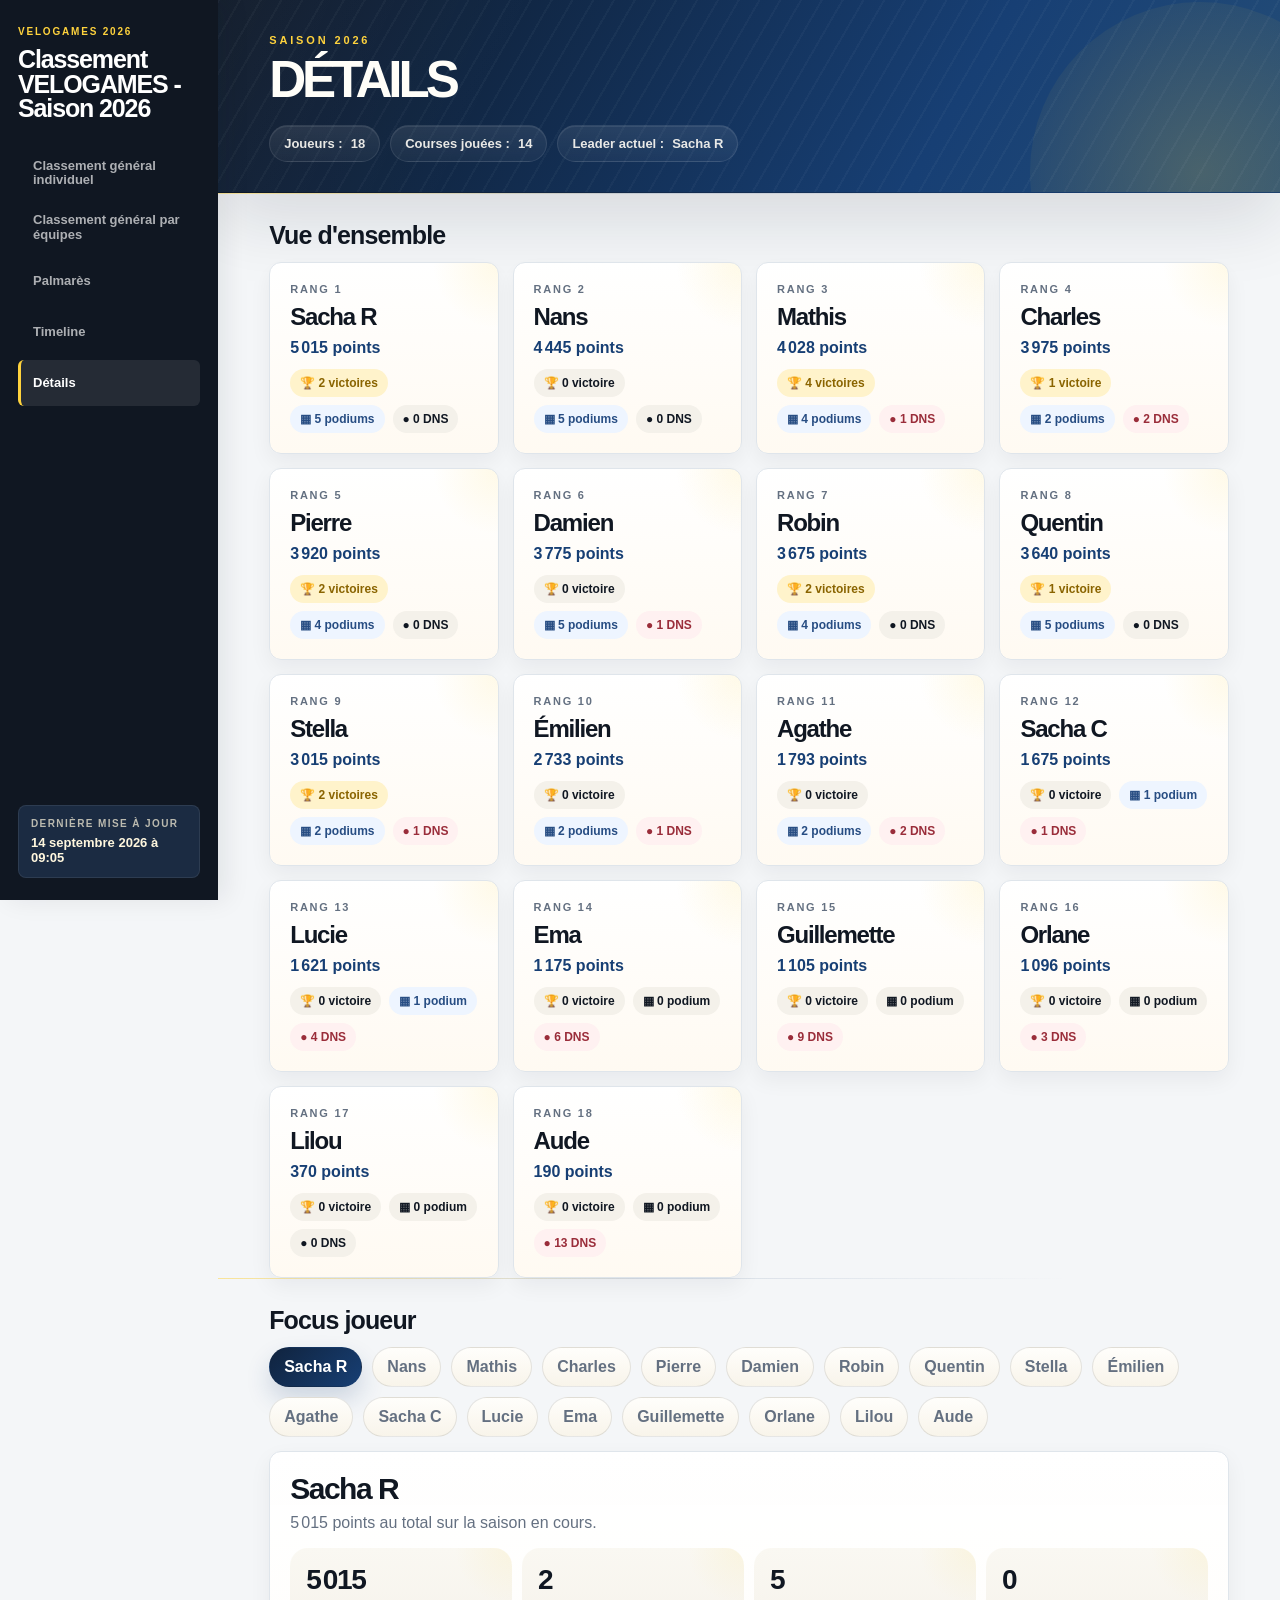
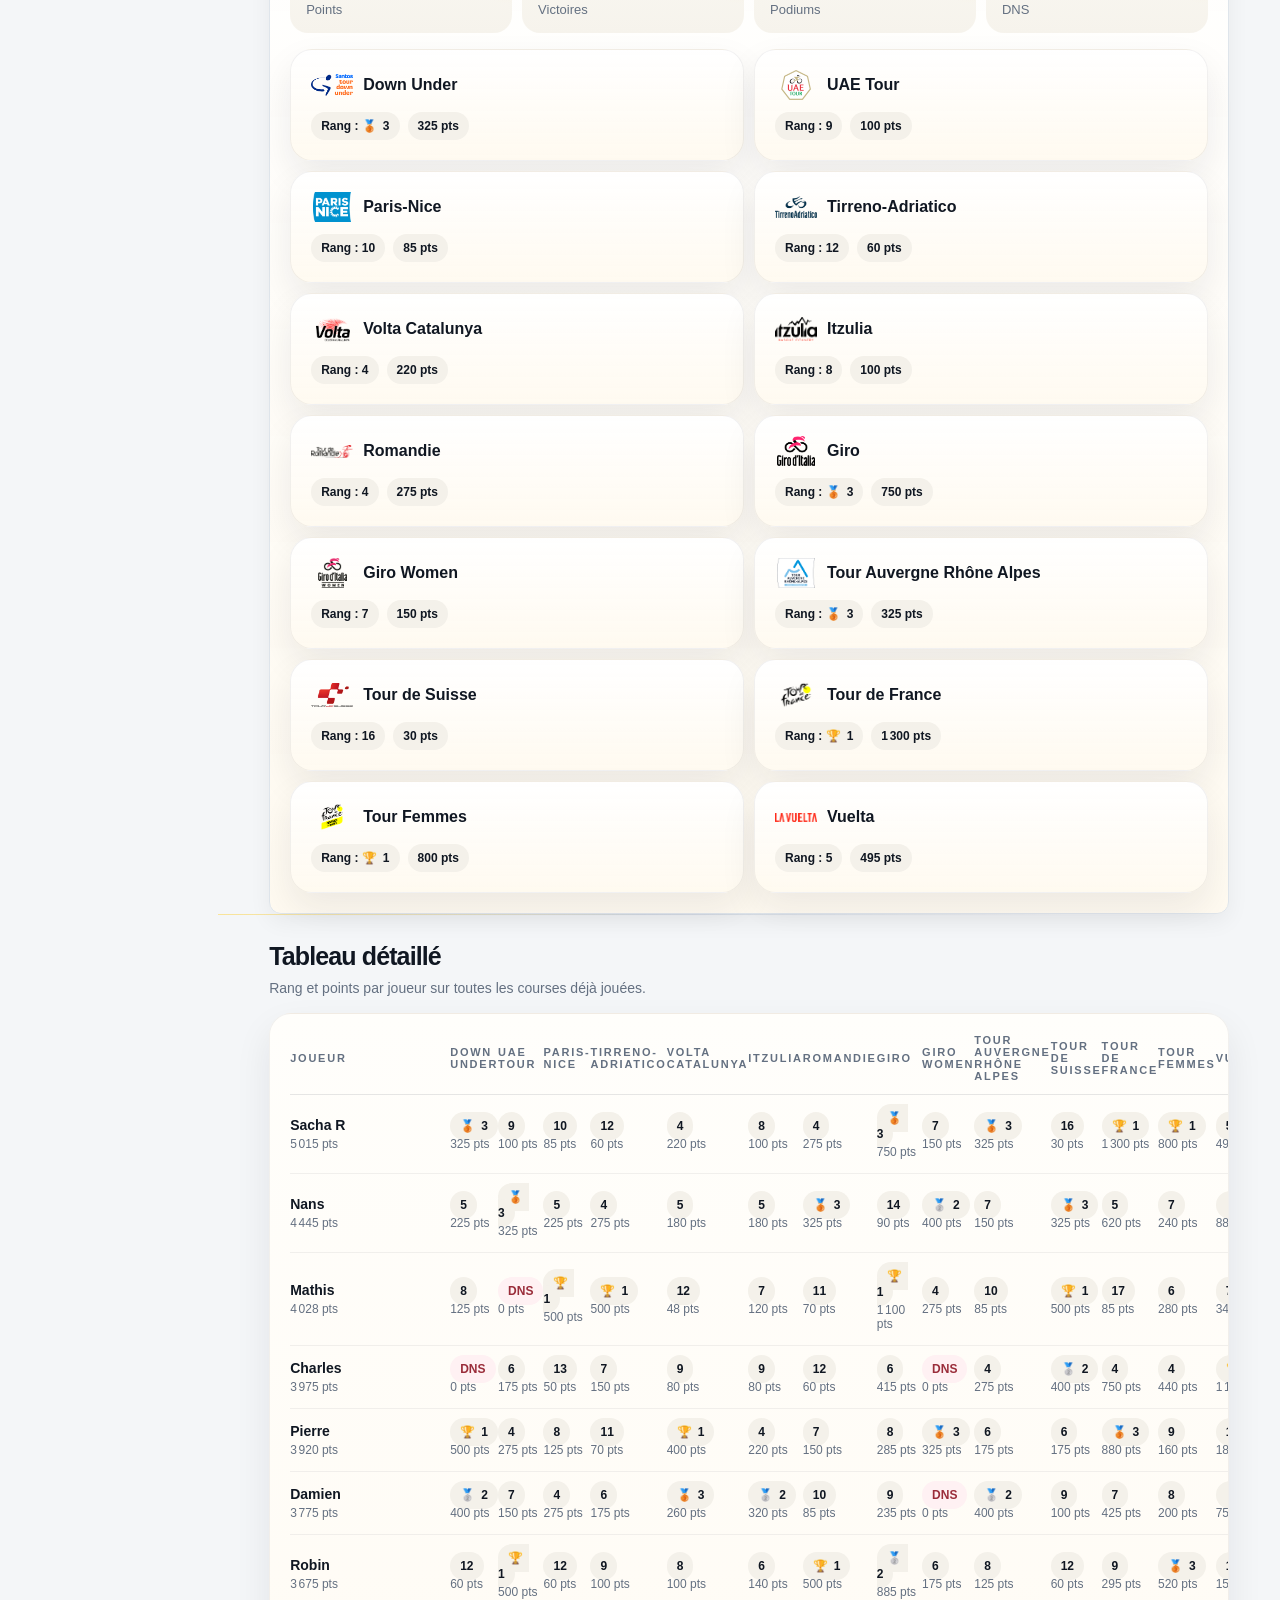
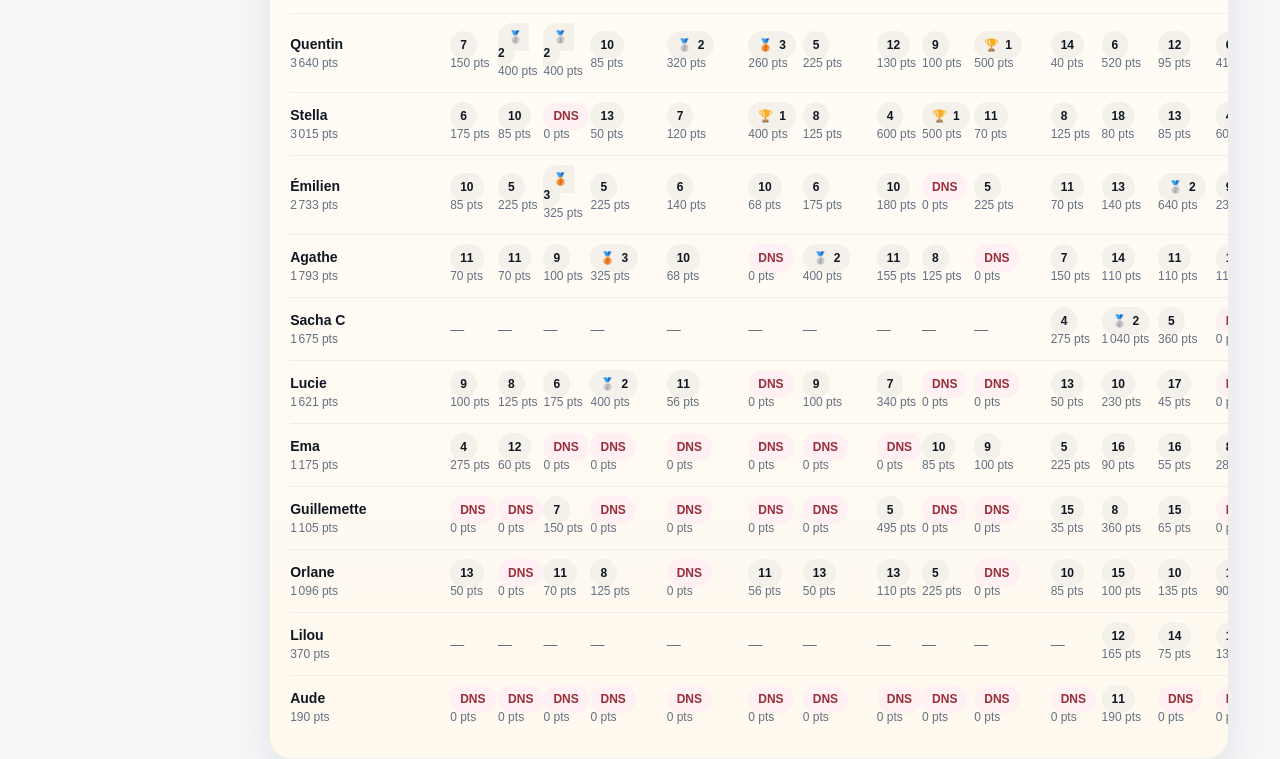
<file: details.html>
<!DOCTYPE html>
<html lang="fr">
<head>
  <meta charset="UTF-8">
  <meta name="viewport" content="width=device-width, initial-scale=1.0">
  <title>Détails - Classement VELOGAMES - Saison 2026</title>
  <link rel="stylesheet" href="./assets/css/styles.css?v=20260809h">
  <script src="./assets/data/velogames-data.js?v=20260809d" defer></script>
  <script src="./assets/js/app.js?v=20260809d" defer></script>
</head>
<body>
  <div class="site-shell">
    <header class="topbar">
      <div class="brand">
        <div class="brand-kicker">Velogames 2026</div>
        <h1 class="brand-title" data-site-title>Classement VELOGAMES - Saison 2026</h1>
      </div>
      <nav class="nav-links" aria-label="Navigation principale">
        <a class="nav-link" href="./index.html">Classement général individuel</a>
        <a class="nav-link" href="./teams.html">Classement général par équipes</a>
        <a class="nav-link" href="./palmares.html">Palmarès</a>
        <a class="nav-link" href="./timeline.html">Timeline</a>
        <a class="nav-link is-active" href="./details.html">Détails</a>
      </nav>
      <div class="meta-pill">
        <span class="meta-label">Dernière mise à jour</span>
        <span class="meta-value" data-last-updated>Chargement...</span>
      </div>
    </header>

    <main>
      <section class="hero">
        <div class="hero-grid">
          <div class="hero-copy">
            <div class="hero-kicker">Saison 2026</div>
            <h2>DÉTAILS</h2>
            <div class="hero-badges">
              <span class="badge">Joueurs : <strong data-details-player-count>0</strong></span>
              <span class="badge">Courses jouées : <strong data-details-played-courses>0</strong></span>
              <span class="badge">Leader actuel : <strong data-details-leader>Chargement...</strong></span>
            </div>
          </div>
        </div>
      </section>

      <section class="section">
        <div class="section-header">
          <div>
            <h2 class="section-title">Vue d'ensemble</h2>
          </div>
        </div>
        <div class="details-player-grid" data-details-player-cards></div>
      </section>

      <section class="section">
        <div class="section-header">
          <div>
            <h2 class="section-title">Focus joueur</h2>
          </div>
        </div>
        <div class="details-controls" data-player-chips></div>
        <div class="player-focus">
          <div class="player-focus-header">
            <div>
              <h3 class="player-focus-name" data-focus-name>Chargement...</h3>
              <p class="player-focus-sub" data-focus-sub></p>
            </div>
          </div>
          <div class="player-focus-kpis">
            <div class="player-focus-kpi">
              <strong data-focus-total>0</strong>
              <span>Points</span>
            </div>
            <div class="player-focus-kpi">
              <strong data-focus-wins>0</strong>
              <span>Victoires</span>
            </div>
            <div class="player-focus-kpi">
              <strong data-focus-podiums>0</strong>
              <span>Podiums</span>
            </div>
            <div class="player-focus-kpi">
              <strong data-focus-dns>0</strong>
              <span>DNS</span>
            </div>
          </div>
          <div class="details-results-grid" data-focus-results></div>
        </div>
      </section>

      <section class="section">
        <div class="section-header">
          <div>
            <h2 class="section-title">Tableau détaillé</h2>
            <p class="section-copy">Rang et points par joueur sur toutes les courses déjà jouées.</p>
          </div>
        </div>
        <div class="details-table-shell">
          <table class="details-table">
            <thead data-details-table-head></thead>
            <tbody data-details-table-body></tbody>
          </table>
        </div>
        <p class="section-copy" data-page-error hidden></p>
      </section>
    </main>
  </div>
  <button class="back-to-top" type="button" aria-label="Revenir en haut de page" data-back-to-top>↑</button>
</body>
</html>
</file>
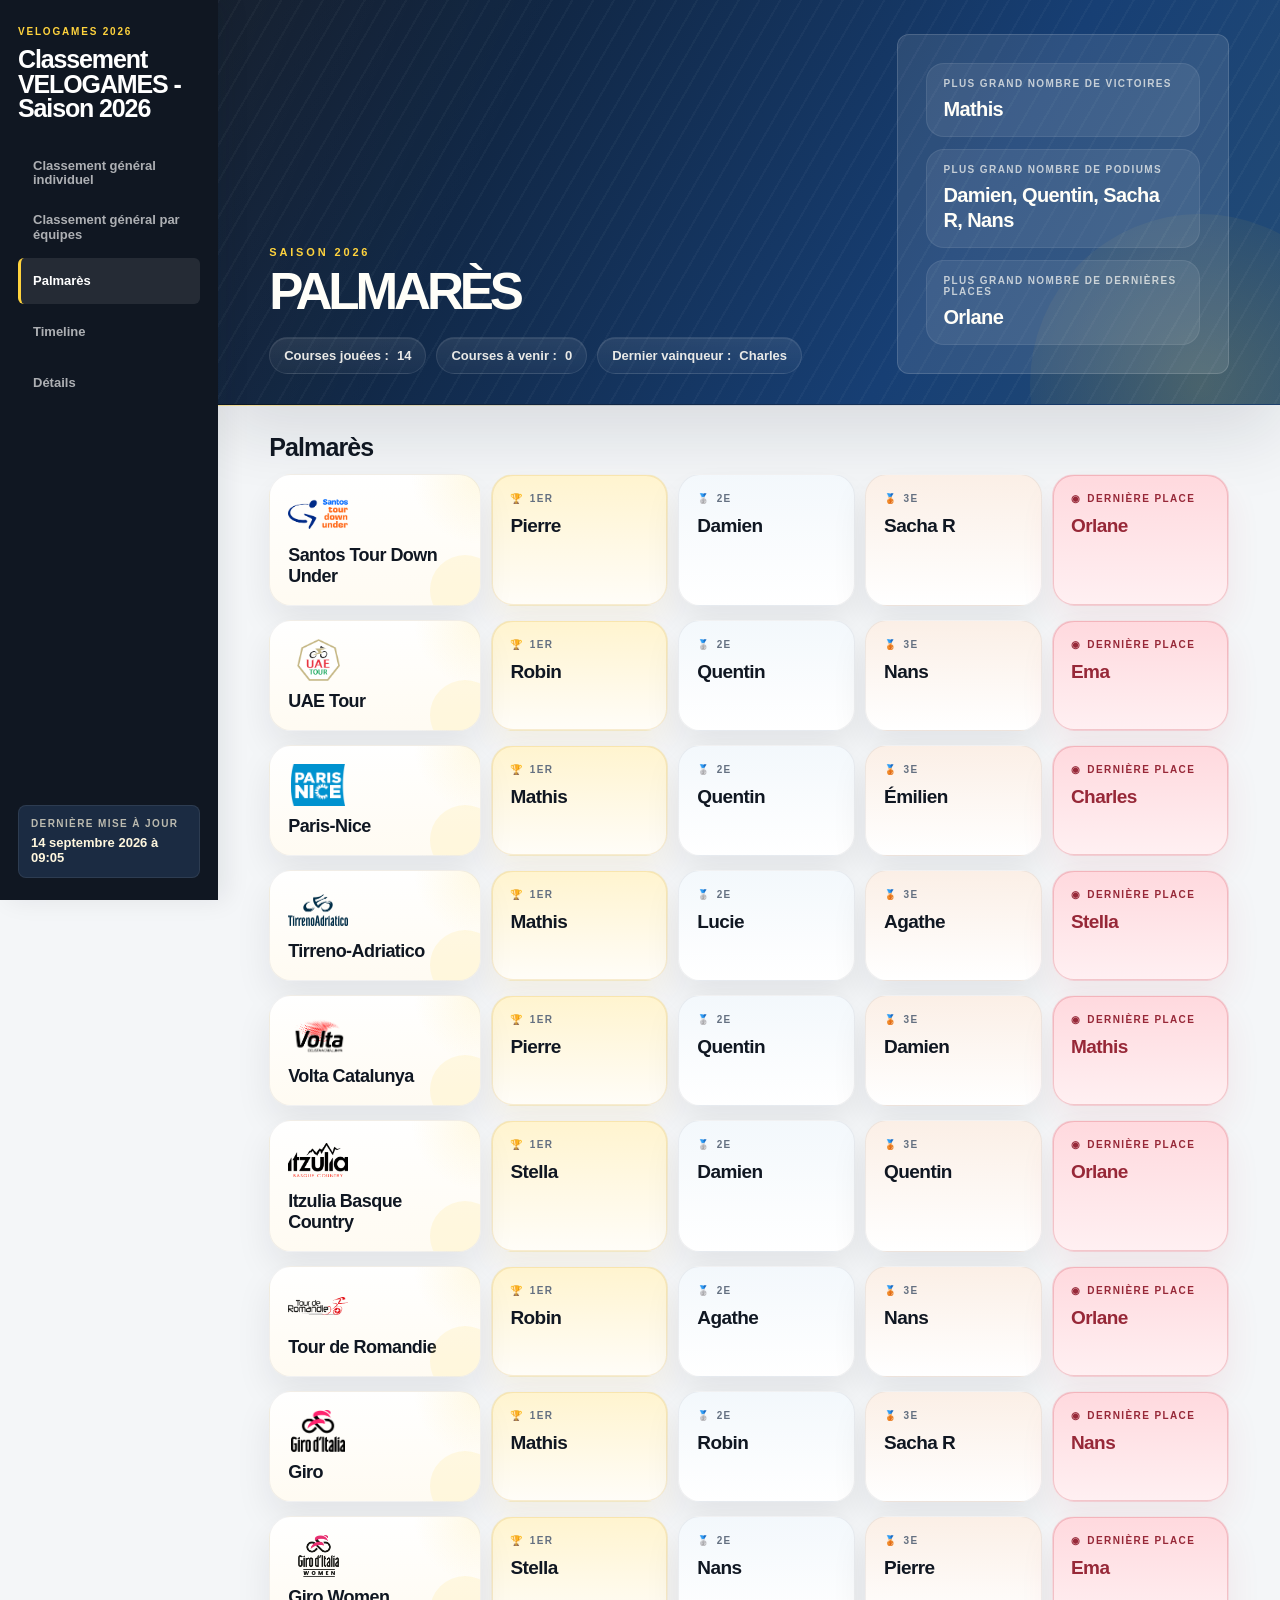
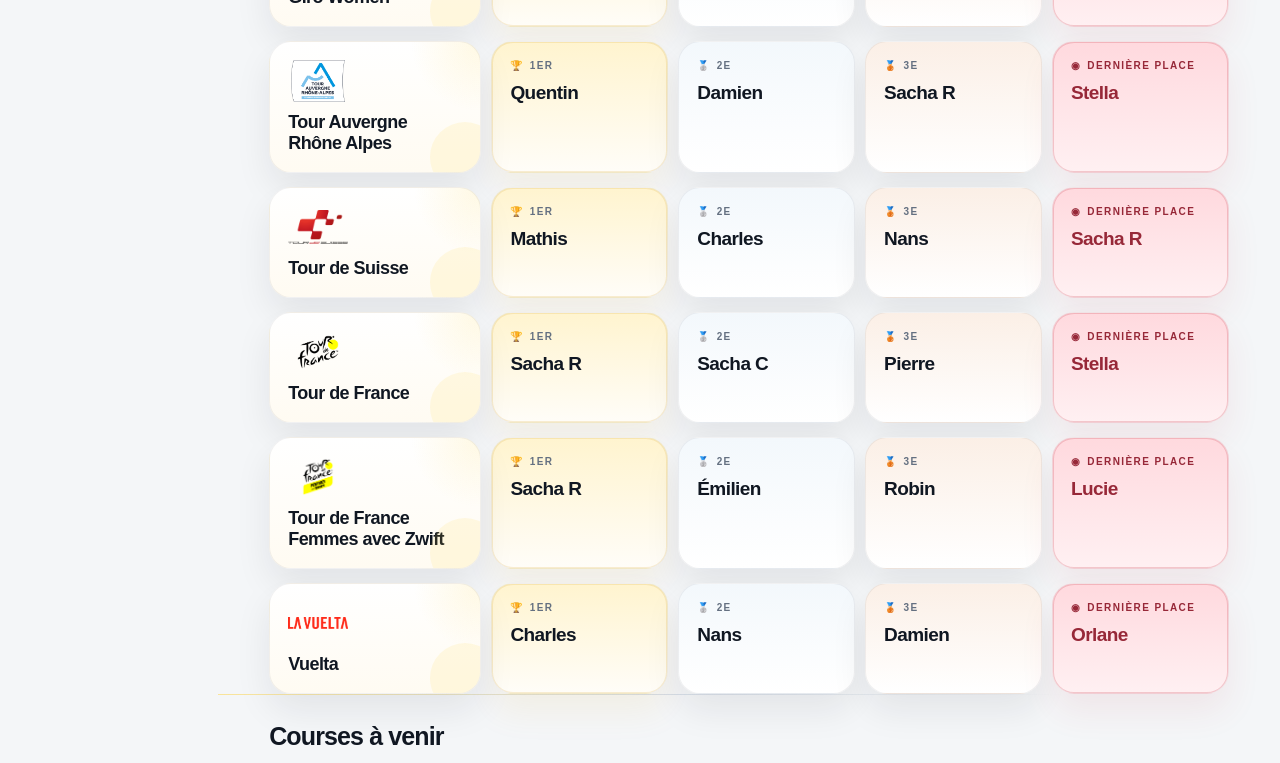
<file: palmares.html>
<!DOCTYPE html>
<html lang="fr">
<head>
  <meta charset="UTF-8">
  <meta name="viewport" content="width=device-width, initial-scale=1.0">
  <title>Palmarès - Classement VELOGAMES - Saison 2026</title>
  <link rel="stylesheet" href="./assets/css/styles.css?v=20260809h">
  <script src="./assets/data/velogames-data.js?v=20260809d" defer></script>
  <script src="./assets/js/app.js?v=20260809d" defer></script>
</head>
<body>
  <div class="site-shell">
    <header class="topbar">
      <div class="brand">
        <div class="brand-kicker">Velogames 2026</div>
        <h1 class="brand-title" data-site-title>Classement VELOGAMES - Saison 2026</h1>
      </div>
      <nav class="nav-links" aria-label="Navigation principale">
        <a class="nav-link" href="./index.html">Classement général individuel</a>
        <a class="nav-link" href="./teams.html">Classement général par équipes</a>
        <a class="nav-link is-active" href="./palmares.html">Palmarès</a>
        <a class="nav-link" href="./timeline.html">Timeline</a>
        <a class="nav-link" href="./details.html">Détails</a>
      </nav>
      <div class="meta-pill">
        <span class="meta-label">Dernière mise à jour</span>
        <span class="meta-value" data-last-updated>Chargement...</span>
      </div>
    </header>

    <main>
      <section class="hero">
        <div class="hero-grid">
          <div class="hero-copy">
            <div class="hero-kicker">Saison 2026</div>
            <h2>PALMARÈS</h2>
            <div class="hero-badges">
              <span class="badge">Courses jouées : <strong data-palmares-count>0</strong></span>
              <span class="badge">Courses à venir : <strong data-upcoming-count>0</strong></span>
              <span class="badge">Dernier vainqueur : <strong data-last-winner>Chargement...</strong></span>
            </div>
          </div>
          <aside class="hero-callout">
            <div class="palmares-stats">
              <div class="palmares-stat">
                <small>Plus grand nombre de victoires</small>
                <strong data-palmares-most-wins>Chargement...</strong>
              </div>
              <div class="palmares-stat">
                <small>Plus grand nombre de podiums</small>
                <strong data-palmares-most-podiums>Chargement...</strong>
              </div>
              <div class="palmares-stat">
                <small>Plus grand nombre de dernières places</small>
                <strong data-palmares-most-lasts>Chargement...</strong>
              </div>
            </div>
          </aside>
        </div>
      </section>

      <section class="section">
        <div class="section-header">
          <div>
            <h2 class="section-title">Palmarès</h2>
          </div>
        </div>
        <div class="palmares-list" data-palmares-table></div>
      </section>

      <section class="section">
        <div class="section-header">
          <div>
            <h2 class="section-title">Courses à venir</h2>
          </div>
        </div>
        <div class="upcoming-grid" data-upcoming-races></div>
        <p class="section-copy" data-page-error hidden></p>
      </section>
    </main>
  </div>
  <button class="back-to-top" type="button" aria-label="Revenir en haut de page" data-back-to-top>↑</button>
</body>
</html>
</file>
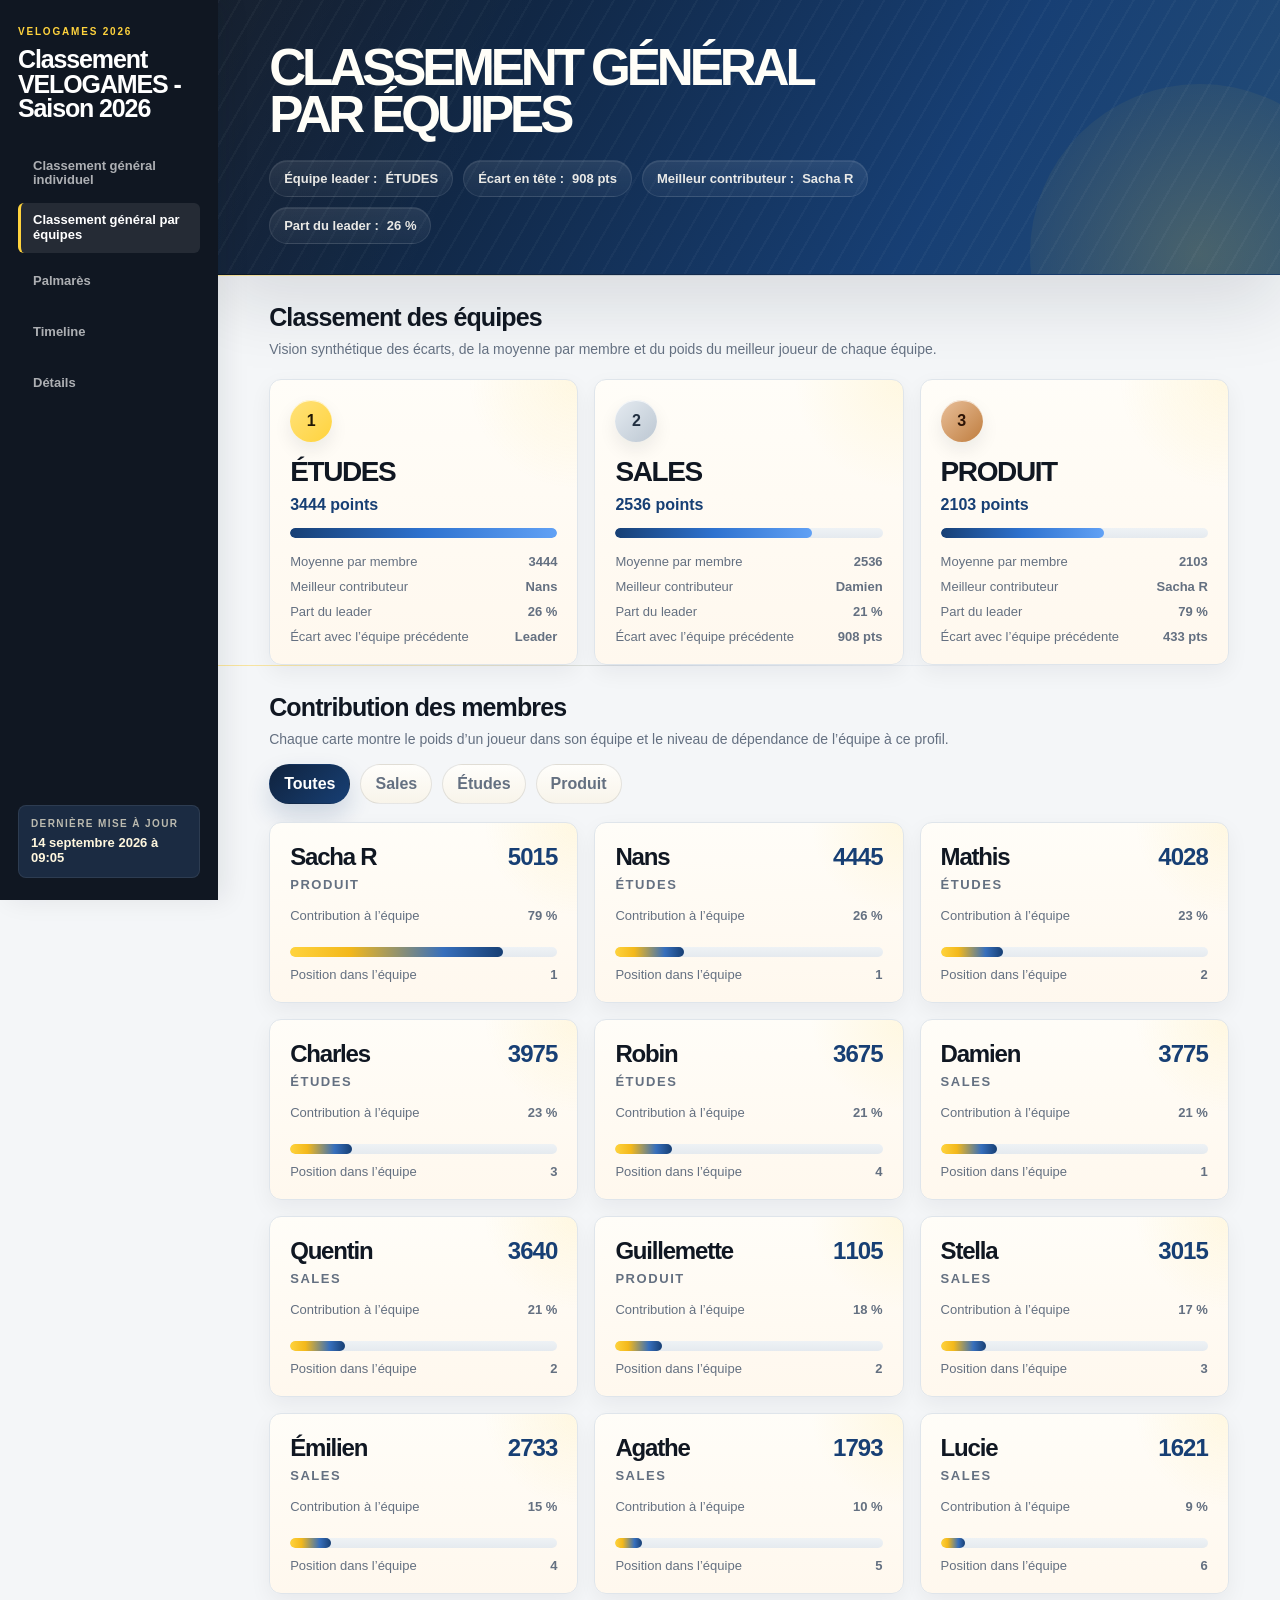
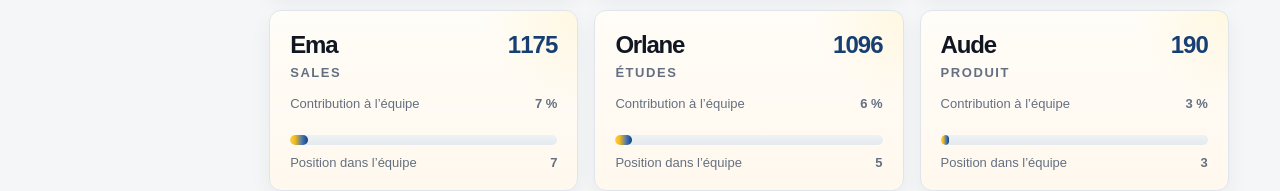
<file: teams.html>
<!DOCTYPE html>
<html lang="fr">
<head>
  <meta charset="UTF-8">
  <meta name="viewport" content="width=device-width, initial-scale=1.0">
  <title>Classement général par équipes - Classement VELOGAMES - Saison 2026</title>
  <link rel="stylesheet" href="./assets/css/styles.css?v=20260809h">
  <script src="./assets/data/velogames-data.js?v=20260809d" defer></script>
  <script src="./assets/js/app.js?v=20260809d" defer></script>
</head>
<body>
  <div class="site-shell">
    <header class="topbar">
      <div class="brand">
        <div class="brand-kicker">Velogames 2026</div>
        <h1 class="brand-title" data-site-title>Classement VELOGAMES - Saison 2026</h1>
      </div>
      <nav class="nav-links" aria-label="Navigation principale">
        <a class="nav-link" href="./index.html">Classement général individuel</a>
        <a class="nav-link is-active" href="./teams.html">Classement général par équipes</a>
        <a class="nav-link" href="./palmares.html">Palmarès</a>
        <a class="nav-link" href="./timeline.html">Timeline</a>
        <a class="nav-link" href="./details.html">Détails</a>
      </nav>
      <div class="meta-pill">
        <span class="meta-label">Dernière mise à jour</span>
        <span class="meta-value" data-last-updated>Chargement...</span>
      </div>
    </header>

    <main data-team-page>
      <section class="hero">
        <div class="hero-grid">
          <div class="hero-copy">
            <h2>CLASSEMENT GÉNÉRAL PAR ÉQUIPES</h2>
            <div class="hero-badges">
              <span class="badge">Équipe leader : <strong data-team-best-team>Chargement...</strong></span>
              <span class="badge">Écart en tête : <strong data-team-gap>Chargement...</strong></span>
              <span class="badge">Meilleur contributeur : <strong data-team-best-player>Chargement...</strong></span>
              <span class="badge">Part du leader : <strong data-team-best-share>Chargement...</strong></span>
            </div>
          </div>
        </div>
      </section>

      <section class="section">
        <div class="section-header">
          <div>
            <h2 class="section-title">Classement des équipes</h2>
            <p class="section-copy">Vision synthétique des écarts, de la moyenne par membre et du poids du meilleur joueur de chaque équipe.</p>
          </div>
        </div>
        <div class="teams-grid" data-teams-grid></div>
      </section>

      <section class="section">
        <div class="section-header">
          <div>
            <h2 class="section-title">Contribution des membres</h2>
            <p class="section-copy">Chaque carte montre le poids d’un joueur dans son équipe et le niveau de dépendance de l’équipe à ce profil.</p>
          </div>
        </div>
        <div class="details-controls teams-filters" data-team-filters>
          <button class="player-chip is-active" type="button" data-team-filter="all">Toutes</button>
          <button class="player-chip" type="button" data-team-filter="SALES">Sales</button>
          <button class="player-chip" type="button" data-team-filter="ÉTUDES">Études</button>
          <button class="player-chip" type="button" data-team-filter="PRODUIT">Produit</button>
        </div>
        <div class="teams-members-grid" data-team-members-grid></div>
        <p class="section-copy" data-page-error hidden></p>
      </section>
    </main>
  </div>
  <button class="back-to-top" type="button" aria-label="Revenir en haut de page" data-back-to-top>↑</button>
</body>
</html>
</file>
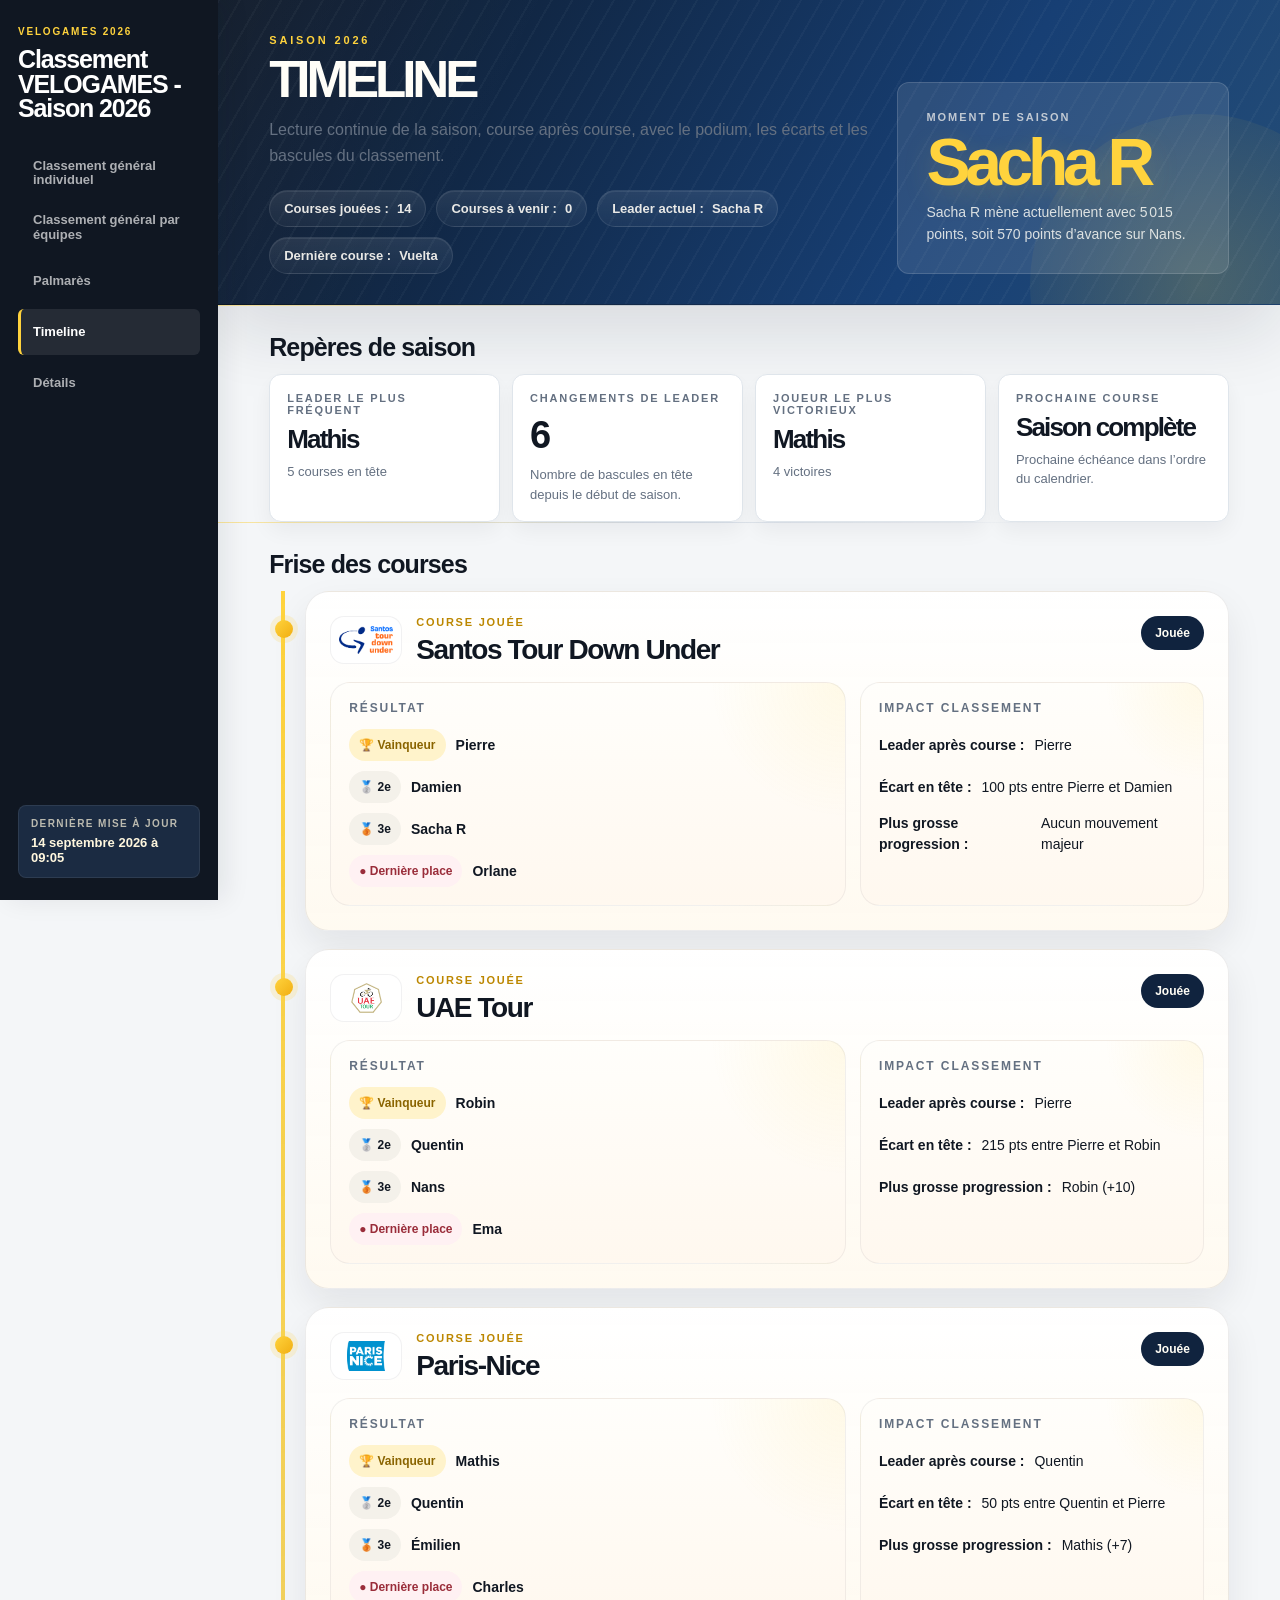
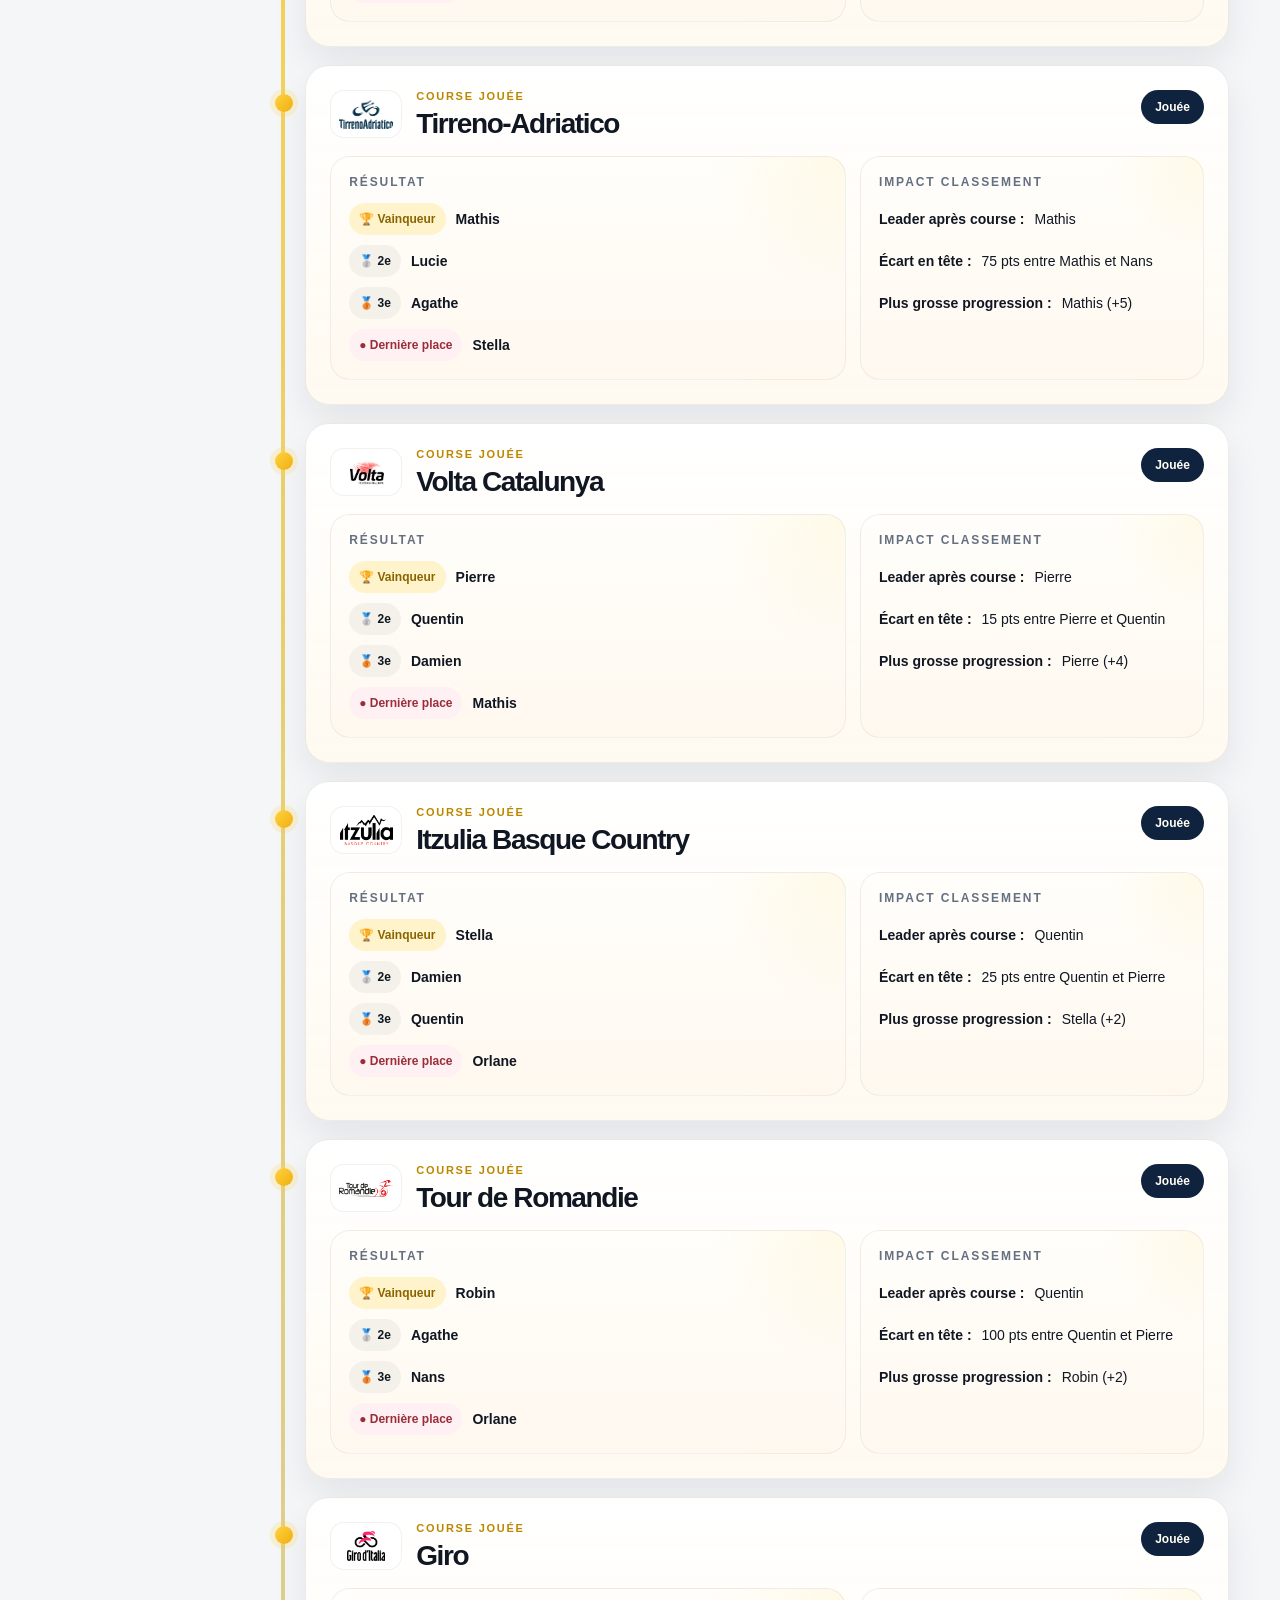
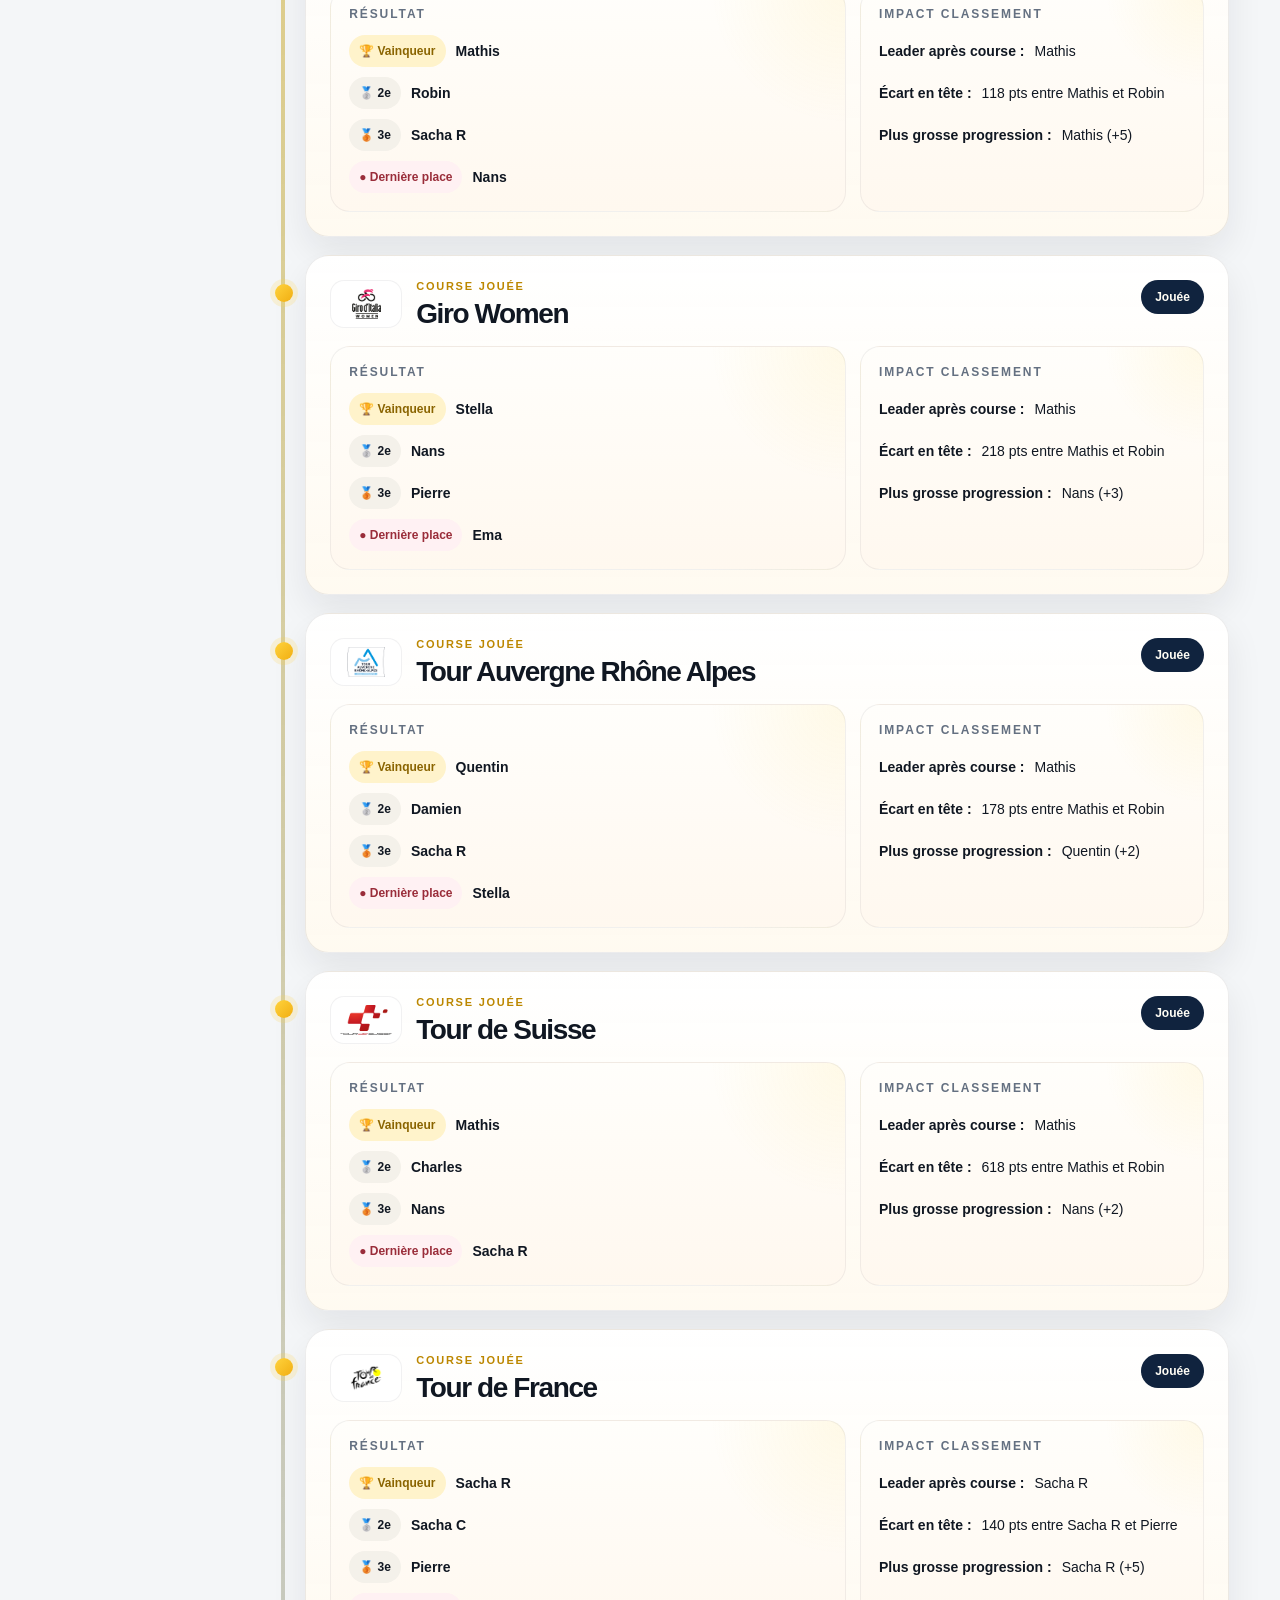
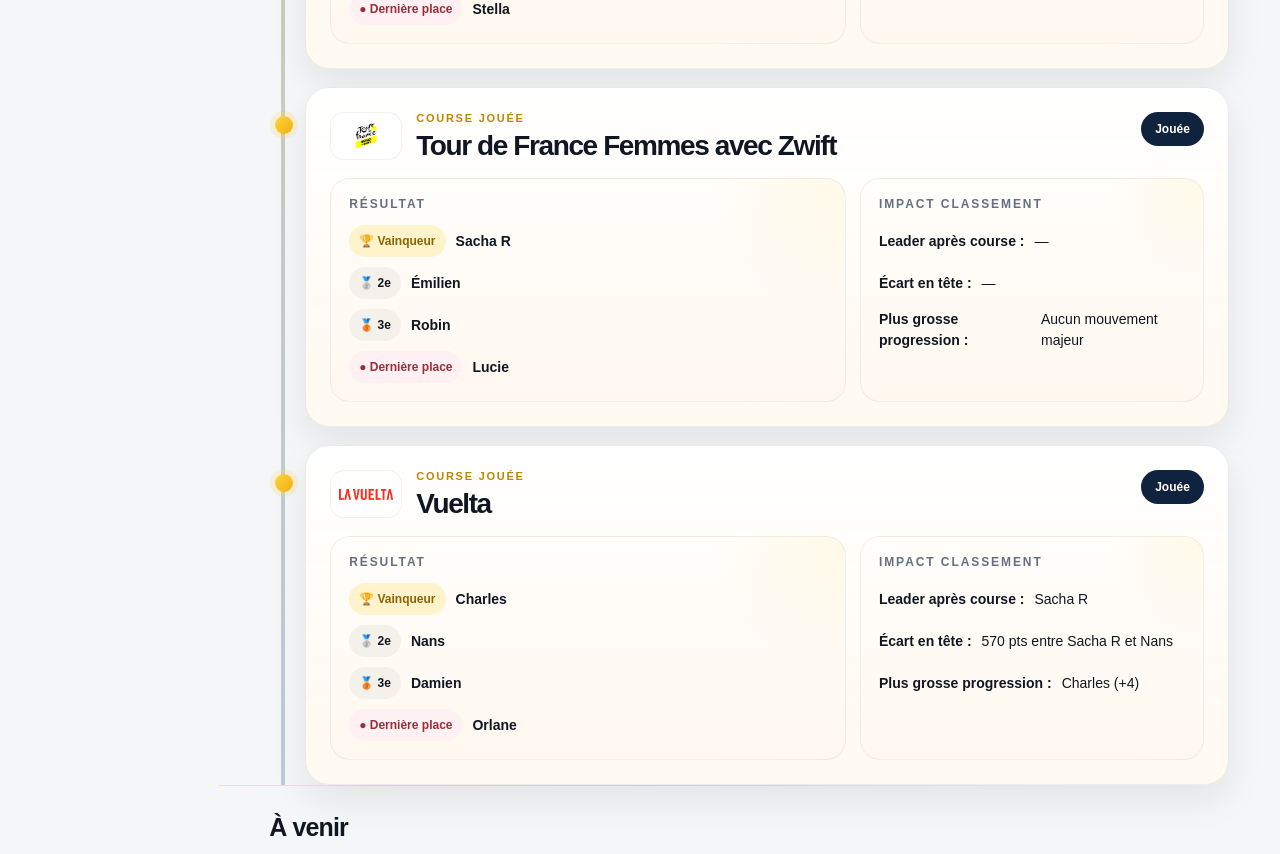
<file: timeline.html>
<!DOCTYPE html>
<html lang="fr">
<head>
  <meta charset="UTF-8">
  <meta name="viewport" content="width=device-width, initial-scale=1.0">
  <title>Timeline - Classement VELOGAMES - Saison 2026</title>
  <link rel="stylesheet" href="./assets/css/styles.css?v=20260809h">
  <script src="./assets/data/velogames-data.js?v=20260809d" defer></script>
  <script src="./assets/js/app.js?v=20260809d" defer></script>
</head>
<body>
  <div class="site-shell">
    <header class="topbar">
      <div class="brand">
        <div class="brand-kicker">Velogames 2026</div>
        <h1 class="brand-title" data-site-title>Classement VELOGAMES - Saison 2026</h1>
      </div>
      <nav class="nav-links" aria-label="Navigation principale">
        <a class="nav-link" href="./index.html">Classement général individuel</a>
        <a class="nav-link" href="./teams.html">Classement général par équipes</a>
        <a class="nav-link" href="./palmares.html">Palmarès</a>
        <a class="nav-link is-active" href="./timeline.html">Timeline</a>
        <a class="nav-link" href="./details.html">Détails</a>
      </nav>
      <div class="meta-pill">
        <span class="meta-label">Dernière mise à jour</span>
        <span class="meta-value" data-last-updated>Chargement...</span>
      </div>
    </header>

    <main>
      <section class="hero">
        <div class="hero-grid">
          <div class="hero-copy">
            <div class="hero-kicker">Saison 2026</div>
            <h2>TIMELINE</h2>
            <p class="hero-copy-text">Lecture continue de la saison, course après course, avec le podium, les écarts et les bascules du classement.</p>
            <div class="hero-badges">
              <span class="badge">Courses jouées : <strong data-timeline-played>0</strong></span>
              <span class="badge">Courses à venir : <strong data-timeline-upcoming>0</strong></span>
              <span class="badge">Leader actuel : <strong data-timeline-leader>Chargement...</strong></span>
              <span class="badge">Dernière course : <strong data-timeline-last-course>Chargement...</strong></span>
            </div>
          </div>
          <aside class="hero-callout">
            <div class="hero-callout-label">Moment de saison</div>
            <div class="hero-callout-value" data-timeline-callout-main>—</div>
            <div class="hero-callout-copy" data-timeline-callout-copy>Chargement...</div>
          </aside>
        </div>
      </section>

      <section class="section">
        <div class="section-header">
          <div>
            <h2 class="section-title">Repères de saison</h2>
          </div>
        </div>
        <div class="kpi-grid">
          <article class="kpi-card">
            <div class="kpi-label">Leader le plus fréquent</div>
            <div class="kpi-value kpi-value-name" data-timeline-frequent-leader>—</div>
            <div class="kpi-subvalue" data-timeline-frequent-leader-copy>Chargement...</div>
          </article>
          <article class="kpi-card">
            <div class="kpi-label">Changements de leader</div>
            <div class="kpi-value" data-timeline-leader-changes>0</div>
            <div class="kpi-subvalue">Nombre de bascules en tête depuis le début de saison.</div>
          </article>
          <article class="kpi-card">
            <div class="kpi-label">Joueur le plus victorieux</div>
            <div class="kpi-value kpi-value-name" data-timeline-most-wins>—</div>
            <div class="kpi-subvalue" data-timeline-most-wins-copy>Chargement...</div>
          </article>
          <article class="kpi-card">
            <div class="kpi-label">Prochaine course</div>
            <div class="kpi-value kpi-value-name" data-timeline-next-race>—</div>
            <div class="kpi-subvalue">Prochaine échéance dans l’ordre du calendrier.</div>
          </article>
        </div>
      </section>

      <section class="section">
        <div class="section-header">
          <div>
            <h2 class="section-title">Frise des courses</h2>
          </div>
        </div>
        <div class="timeline-shell" data-timeline-list></div>
      </section>

      <section class="section">
        <div class="section-header">
          <div>
            <h2 class="section-title">À venir</h2>
          </div>
        </div>
        <div class="upcoming-grid" data-timeline-upcoming-grid></div>
        <p class="section-copy" data-page-error hidden></p>
      </section>
    </main>
  </div>
  <button class="back-to-top" type="button" aria-label="Revenir en haut de page" data-back-to-top>↑</button>
</body>
</html>
</file>
<file: assets/css/styles.css>
:root {
  --bg: #f5efe2;
  --paper: #fffdf8;
  --paper-soft: #fff8ee;
  --ink: #101722;
  --muted: #647081;
  --yellow: #ffd33d;
  --yellow-deep: #bc8700;
  --blue: #173f74;
  --blue-deep: #0d1624;
  --blue-soft: #eef4fb;
  --red: #bc2f45;
  --red-soft: #fff1f3;
  --line: rgba(16, 23, 34, 0.1);
  --shadow: 0 28px 70px rgba(20, 28, 40, 0.12);
  --shadow-soft: 0 16px 36px rgba(20, 28, 40, 0.08);
  --radius-xl: 40px;
  --radius-lg: 30px;
  --radius-md: 22px;
  --content-width: 1460px;
}

* {
  box-sizing: border-box;
}

html {
  scroll-behavior: smooth;
}

body {
  margin: 0;
  font-family: Arial, "Helvetica Neue", Helvetica, sans-serif;
  color: var(--ink);
  background:
    radial-gradient(circle at 0% 0%, rgba(255, 211, 61, 0.26), transparent 24%),
    radial-gradient(circle at 100% 4%, rgba(23, 63, 116, 0.12), transparent 22%),
    linear-gradient(180deg, #fcfbf6 0%, #f8f1e4 44%, var(--bg) 100%);
  min-height: 100vh;
  position: relative;
}

body::before,
body::after {
  content: "";
  position: fixed;
  width: 420px;
  height: 420px;
  border-radius: 50%;
  pointer-events: none;
  filter: blur(10px);
  opacity: 0.5;
  z-index: 0;
}

body::before {
  top: -160px;
  right: -110px;
  background: radial-gradient(circle, rgba(255, 211, 61, 0.24), rgba(255, 211, 61, 0));
}

body::after {
  bottom: -140px;
  left: -130px;
  background: radial-gradient(circle, rgba(23, 63, 116, 0.14), rgba(23, 63, 116, 0));
}

a {
  color: inherit;
  text-decoration: none;
}

img {
  display: block;
  max-width: 100%;
}

.site-shell {
  width: min(calc(100% - 30px), var(--content-width));
  margin: 0 auto;
  padding: 20px 0 56px;
  position: relative;
  z-index: 1;
}

.topbar {
  position: sticky;
  top: 12px;
  z-index: 40;
  display: flex;
  align-items: center;
  gap: 18px;
  padding: 18px 24px;
  border-radius: 999px;
  border: 1px solid rgba(255, 255, 255, 0.62);
  background: rgba(255, 255, 255, 0.82);
  backdrop-filter: blur(20px);
  box-shadow: 0 18px 40px rgba(16, 23, 34, 0.1);
}

.brand {
  min-width: 0;
}

.brand-kicker {
  display: block;
  font-size: 11px;
  text-transform: uppercase;
  letter-spacing: 0.24em;
  font-weight: 800;
  color: var(--yellow-deep);
}

.brand-title {
  margin: 6px 0 0;
  font-size: 30px;
  line-height: 1;
  font-weight: 900;
  letter-spacing: -0.06em;
}

.nav-links {
  margin-left: auto;
  display: flex;
  align-items: center;
  gap: 10px;
  flex-wrap: wrap;
}

.nav-link {
  border: 1px solid rgba(16, 23, 34, 0.06);
  background: rgba(255, 255, 255, 0.74);
  padding: 13px 20px;
  border-radius: 999px;
  font-size: 14px;
  font-weight: 800;
  color: var(--muted);
  box-shadow: inset 0 1px 0 rgba(255, 255, 255, 0.9);
  transition: 180ms ease;
}

.nav-link:hover,
.nav-link.is-active {
  background: linear-gradient(135deg, #10233e, #173f74);
  color: #fffdf5;
  border-color: transparent;
  transform: translateY(-2px);
  box-shadow: 0 12px 24px rgba(23, 63, 116, 0.22);
}

.meta-pill {
  padding: 11px 15px;
  border-radius: 20px;
  background: linear-gradient(135deg, #0e1726, #1a3559);
  color: #fff7de;
  min-width: 210px;
}

.meta-label {
  display: block;
  font-size: 10px;
  letter-spacing: 0.14em;
  text-transform: uppercase;
  opacity: 0.7;
  font-weight: 800;
}

.meta-value {
  display: block;
  margin-top: 6px;
  font-size: 13px;
  font-weight: 800;
}

.hero {
  margin-top: 18px;
  padding: 46px 42px 40px;
  border-radius: var(--radius-xl);
  background:
    radial-gradient(circle at 100% 0%, rgba(255, 211, 61, 0.14), transparent 26%),
    radial-gradient(circle at 0% 100%, rgba(46, 114, 207, 0.14), transparent 24%),
    linear-gradient(135deg, #0f1722, #182635 52%, #11213a 100%);
  color: #fffef8;
  position: relative;
  overflow: hidden;
  box-shadow: var(--shadow);
}

.hero::before {
  content: "";
  position: absolute;
  inset: auto -90px -150px auto;
  width: 340px;
  height: 340px;
  border-radius: 50%;
  background: radial-gradient(circle, rgba(255, 211, 61, 0.18), rgba(255, 211, 61, 0));
}

.hero::after {
  content: "";
  position: absolute;
  inset: 0;
  background:
    linear-gradient(115deg, rgba(255,255,255,0.04) 0%, transparent 28%),
    repeating-linear-gradient(120deg, rgba(255,255,255,0.03) 0 2px, transparent 2px 18px);
  mix-blend-mode: screen;
  pointer-events: none;
}

.hero-grid {
  position: relative;
  z-index: 1;
  display: grid;
  grid-template-columns: 1.5fr 0.82fr;
  gap: 22px;
  align-items: end;
}

.hero-copy h2 {
  margin: 10px 0 0;
  font-size: clamp(48px, 5.2vw, 84px);
  line-height: 0.84;
  letter-spacing: -0.08em;
  max-width: 840px;
}

.hero-kicker {
  font-size: 11px;
  text-transform: uppercase;
  letter-spacing: 0.26em;
  font-weight: 800;
  color: var(--yellow);
}

.hero-badges {
  display: flex;
  gap: 10px;
  flex-wrap: wrap;
  margin-top: 22px;
}

.badge {
  display: inline-flex;
  align-items: center;
  gap: 8px;
  padding: 10px 14px;
  border-radius: 999px;
  background: linear-gradient(180deg, rgba(255,255,255,0.09), rgba(255,255,255,0.04));
  border: 1px solid rgba(255,255,255,0.09);
  color: rgba(250, 247, 242, 0.92);
  font-size: 13px;
  font-weight: 700;
  box-shadow: inset 0 1px 0 rgba(255,255,255,0.08);
}

.badge.is-leader {
  background: linear-gradient(135deg, rgba(255, 211, 61, 0.24), rgba(255, 241, 196, 0.18));
  border-color: rgba(255, 211, 61, 0.3);
  color: #fff6d9;
  box-shadow: 0 10px 24px rgba(255, 211, 61, 0.12);
}

.hero-callout {
  padding: 28px;
  border-radius: 30px;
  background:
    radial-gradient(circle at top right, rgba(255, 211, 61, 0.24), transparent 24%),
    linear-gradient(160deg, rgba(255, 211, 61, 0.16), rgba(255, 255, 255, 0.06)),
    linear-gradient(180deg, rgba(255, 255, 255, 0.05), rgba(255, 255, 255, 0.03));
  border: 1px solid rgba(255, 255, 255, 0.1);
  box-shadow: inset 0 1px 0 rgba(255,255,255,0.1);
}

.hero-callout-label {
  color: rgba(250, 247, 242, 0.72);
  text-transform: uppercase;
  font-size: 11px;
  letter-spacing: 0.18em;
  font-weight: 800;
}

.hero-callout-value {
  margin-top: 10px;
  font-size: 66px;
  font-weight: 900;
  line-height: 0.9;
  letter-spacing: -0.08em;
  color: var(--yellow);
  text-shadow: 0 10px 30px rgba(255, 211, 61, 0.18);
}

.hero-callout-copy {
  margin-top: 10px;
  line-height: 1.55;
  color: rgba(255, 254, 248, 0.82);
  font-size: 14px;
}

.palmares-stats {
  display: grid;
  gap: 12px;
}

.palmares-stat {
  padding: 14px 16px;
  border-radius: 18px;
  background: rgba(255, 255, 255, 0.08);
  border: 1px solid rgba(255, 255, 255, 0.08);
}

.palmares-stat small {
  display: block;
  font-size: 10px;
  text-transform: uppercase;
  letter-spacing: 0.14em;
  font-weight: 800;
  color: rgba(255, 254, 248, 0.7);
}

.palmares-stat strong {
  display: block;
  margin-top: 8px;
  font-size: 20px;
  line-height: 1.25;
  letter-spacing: -0.03em;
  color: #fffef8;
}

.section {
  margin-top: 18px;
  padding: 26px;
  border-radius: var(--radius-lg);
  background: linear-gradient(180deg, rgba(255,255,255,0.9), rgba(255,255,255,0.78));
  border: 1px solid rgba(255, 255, 255, 0.65);
  box-shadow: var(--shadow-soft);
  backdrop-filter: blur(16px);
  position: relative;
  overflow: hidden;
}

.section::before {
  content: "";
  position: absolute;
  inset: 0 0 auto 0;
  height: 1px;
  background: linear-gradient(90deg, rgba(255,211,61,0.5), rgba(23,63,116,0.14), transparent 80%);
  pointer-events: none;
}

.section-header {
  display: flex;
  align-items: end;
  justify-content: space-between;
  gap: 20px;
  margin-bottom: 18px;
}

.section-title {
  margin: 0;
  font-size: 32px;
  line-height: 1;
  letter-spacing: -0.05em;
}

.section-copy {
  margin: 8px 0 0;
  color: var(--muted);
  font-size: 14px;
  line-height: 1.6;
  max-width: 760px;
}

.kpi-grid,
.details-player-grid {
  display: grid;
  grid-template-columns: repeat(4, minmax(0, 1fr));
  gap: 14px;
}

.kpi-card,
.panel,
.details-player-card,
.player-focus,
.upcoming-card,
.details-result-card {
  padding: 20px;
  border-radius: var(--radius-md);
  background: linear-gradient(180deg, rgba(255,255,255,1), rgba(255,250,240,0.96));
  border: 1px solid rgba(16, 23, 34, 0.06);
  box-shadow: var(--shadow-soft);
}

.kpi-card {
  background:
    radial-gradient(circle at top right, rgba(255,211,61,0.12), transparent 28%),
    linear-gradient(180deg, var(--paper), #fff9ee);
}

.kpi-label {
  font-size: 11px;
  font-weight: 800;
  text-transform: uppercase;
  letter-spacing: 0.16em;
  color: var(--muted);
}

.kpi-value {
  margin-top: 10px;
  font-size: 38px;
  font-weight: 900;
  letter-spacing: -0.07em;
}

.kpi-value-name {
  font-size: 26px;
  line-height: 1.05;
}

.kpi-subvalue {
  margin-top: 8px;
  color: var(--muted);
  font-size: 13px;
  line-height: 1.5;
}

.content-grid {
  display: grid;
  grid-template-columns: 1.12fr 0.88fr;
  gap: 16px;
}

.content-grid-stack {
  grid-template-columns: 1fr !important;
}

.panel-header {
  display: flex;
  justify-content: space-between;
  align-items: start;
  gap: 12px;
  margin-bottom: 16px;
}

.panel-title {
  margin: 0;
  font-size: 22px;
  font-weight: 800;
  letter-spacing: -0.04em;
}

.ranking-table,
.details-table {
  width: 100%;
  border-collapse: collapse;
}

.ranking-table thead th,
.details-table thead th {
  padding: 0 0 12px;
  border-bottom: 1px solid var(--line);
  text-align: left;
  font-size: 11px;
  font-weight: 800;
  text-transform: uppercase;
  letter-spacing: 0.16em;
  color: var(--muted);
}

.ranking-table tbody td,
.details-table tbody td {
  padding: 14px 0;
  border-bottom: 1px solid rgba(16, 23, 34, 0.06);
  font-size: 14px;
  vertical-align: middle;
}

.ranking-table tbody tr:last-child td,
.details-table tbody tr:last-child td {
  border-bottom: 0;
}

.ranking-table tbody tr,
.details-table tbody tr {
  transition: transform 180ms ease;
}

.ranking-table tbody tr:hover,
.details-table tbody tr:hover {
  transform: translateX(2px);
}

.rank-badge {
  width: 42px;
  height: 42px;
  border-radius: 50%;
  display: inline-flex;
  align-items: center;
  justify-content: center;
  font-weight: 900;
  background: linear-gradient(180deg, #f3f5f7, #e4eaf0);
  box-shadow: inset 0 1px 0 rgba(255,255,255,0.75), 0 8px 18px rgba(16, 23, 34, 0.08);
}

.rank-badge.is-rank-1 {
  background: linear-gradient(135deg, #ffe27b, #ffd33d);
  color: #201705;
}

.rank-badge.is-rank-2 {
  background: linear-gradient(135deg, #e5ebf1, #bcc7d2);
  color: #223041;
}

.rank-badge.is-rank-3 {
  background: linear-gradient(135deg, #e3b58e, #bb7640);
  color: #fff7ef;
}

.player-name {
  font-weight: 800;
}

.player-name-line {
  display: inline-flex;
  align-items: center;
  flex-wrap: wrap;
  gap: 8px;
}

.win-badges {
  display: inline-flex;
  align-items: center;
  gap: 5px;
}

.win-badge {
  position: relative;
  display: inline-grid;
  place-items: center;
  width: 29px;
  height: 35px;
  padding: 4px;
  overflow: hidden;
  border: 2px solid #fffaf0;
  border-radius: 8px 8px 13px 13px;
  clip-path: polygon(8% 0, 92% 0, 100% 9%, 96% 72%, 50% 100%, 4% 72%, 0 9%);
  box-shadow: 0 0 0 1px rgba(31, 37, 47, .24), 0 2px 5px rgba(23, 63, 116, .16);
}

.win-badge::before {
  content: "";
  position: absolute;
  inset: 3px;
  border: 1px dashed rgba(255, 255, 255, .7);
  clip-path: inherit;
  pointer-events: none;
}

.win-badge img {
  position: relative;
  z-index: 1;
  width: 100%;
  height: 100%;
  object-fit: contain;
  filter: drop-shadow(0 1px 0 rgba(255, 255, 255, .55));
}

.win-badge.is-gold { background: linear-gradient(145deg, #ffe681, #d7a313); }
.win-badge.is-silver { background: linear-gradient(145deg, #f5f7fa, #aeb9c7); }
.win-badge.is-bronze { background: linear-gradient(145deg, #e6b18a, #a95e2c); }
.win-badge.is-last { background: linear-gradient(145deg, #ed7180, #a51f37); }

.win-badge:focus-visible {
  outline: 3px solid var(--blue);
  outline-offset: 3px;
}

.ranking-progress {
  margin-top: 9px;
  height: 10px;
  border-radius: 999px;
  background: linear-gradient(180deg, #eef2f5, #e5eaef);
  overflow: hidden;
}

.ranking-progress-fill {
  height: 100%;
  border-radius: inherit;
  background: linear-gradient(90deg, #ffd33d, #f3b81b 28%, #376fbc 72%, #173f74) !important;
  box-shadow: inset 0 1px 0 rgba(255,255,255,0.35);
}

.ranking-progress-fill.is-team {
  background: linear-gradient(90deg, #173f74, #2e72cf, #61a1f5);
}

.points-cell {
  text-align: right;
  font-weight: 900;
  font-variant-numeric: tabular-nums;
}

.points-main {
  display: block;
}

.points-gap {
  display: grid;
  gap: 2px;
  margin-top: 6px;
  justify-items: end;
  color: var(--muted);
  font-size: 11px;
  font-weight: 700;
  line-height: 1.2;
}

.points-gap span {
  display: inline-flex;
  align-items: center;
  gap: 5px;
  padding: 2px 0;
}

.points-gap-dot {
  width: 5px;
  height: 5px;
  border-radius: 999px;
  background: rgba(23, 63, 116, 0.28);
}

.chart-card {
  margin-top: 16px;
}

.chart-wrap {
  position: relative;
  min-height: 420px;
  height: 420px;
  margin-top: 12px;
  border-radius: 24px;
  background:
    radial-gradient(circle at top right, rgba(255, 211, 61, 0.16), transparent 22%),
    linear-gradient(180deg, #fffefb, #fff8eb);
  border: 1px solid rgba(16, 23, 34, 0.08);
  padding: 16px;
  box-shadow: inset 0 1px 0 rgba(255,255,255,0.75);
}

.chart-wrap canvas {
  width: 100% !important;
  height: 100% !important;
}

.logo-strip,
.upcoming-grid {
  display: grid;
  grid-template-columns: repeat(auto-fit, minmax(120px, 1fr));
  gap: 12px;
}

.logo-card,
.upcoming-card {
  min-height: 110px;
  display: flex;
  flex-direction: column;
  gap: 10px;
  justify-content: center;
  align-items: center;
  padding: 16px;
  border-radius: 22px;
  background:
    radial-gradient(circle at top right, rgba(255,211,61,0.1), transparent 26%),
    linear-gradient(180deg, #fffefb, #fff8ef);
  border: 1px solid rgba(16, 23, 34, 0.06);
  box-shadow: var(--shadow-soft);
  transition: transform 180ms ease, box-shadow 180ms ease;
}

.logo-card:hover,
.upcoming-card:hover {
  transform: translateY(-3px);
  box-shadow: 0 18px 36px rgba(16, 23, 34, 0.12);
}

.logo-card img,
.upcoming-card img {
  max-height: 40px;
  width: auto;
  object-fit: contain;
}

.logo-card span,
.upcoming-card-text {
  text-align: center;
  font-size: 12px;
  line-height: 1.35;
  color: var(--muted);
}

.upcoming-card-text strong {
  color: var(--ink);
  font-size: 14px;
}

.palmares-list {
  display: grid;
  gap: 14px;
}

.palmares-row {
  display: grid;
  grid-template-columns: 1.2fr repeat(4, 1fr);
  gap: 10px;
}

.palmares-course,
.palmares-cell {
  padding: 18px;
  border-radius: var(--radius-md);
  background: linear-gradient(180deg, #fffefb, #fff9f0);
  border: 1px solid rgba(16, 23, 34, 0.06);
  box-shadow: var(--shadow-soft);
}

.palmares-course {
  background:
    radial-gradient(circle at top right, rgba(255,211,61,0.14), transparent 28%),
    linear-gradient(180deg, #ffffff, #fffbf2);
  position: relative;
  overflow: hidden;
}

.palmares-course::after {
  content: "";
  position: absolute;
  inset: auto -20px -20px auto;
  width: 70px;
  height: 70px;
  border-radius: 50%;
  background: rgba(255, 211, 61, 0.12);
}

.palmares-course-logo {
  width: 60px;
  height: 42px;
  margin-bottom: 10px;
}

.palmares-course-logo img {
  width: 100%;
  height: 100%;
  object-fit: contain;
}

.palmares-course-name {
  font-size: 18px;
  font-weight: 800;
  letter-spacing: -0.03em;
}

.palmares-cell-label {
  display: flex;
  align-items: center;
  gap: 6px;
  font-size: 10px;
  text-transform: uppercase;
  letter-spacing: 0.14em;
  color: var(--muted);
  font-weight: 800;
}

.palmares-cell-value {
  display: block;
  margin-top: 10px;
  font-size: 19px;
  font-weight: 900;
  line-height: 1.25;
  letter-spacing: -0.03em;
}

.palmares-cell.is-first {
  background: linear-gradient(180deg, #fff4cf, #fffdf8);
  box-shadow: inset 0 0 0 1px rgba(213, 152, 0, 0.16), 0 18px 34px rgba(213, 152, 0, 0.08);
}

.palmares-cell.is-second {
  background: linear-gradient(180deg, #f3f8fc, #ffffff);
}

.palmares-cell.is-third {
  background: linear-gradient(180deg, #fbefe6, #ffffff);
}

.palmares-cell.is-last {
  background: linear-gradient(180deg, #ffd9de, #fff0f2);
  box-shadow: inset 0 0 0 1px rgba(201, 47, 63, 0.22), 0 18px 34px rgba(188, 47, 69, 0.08);
}

.palmares-cell.is-last .palmares-cell-label,
.palmares-cell.is-last .palmares-cell-value {
  color: #972838;
}

.details-player-card {
  background:
    radial-gradient(circle at top right, rgba(255,211,61,0.12), transparent 22%),
    linear-gradient(180deg, #fff, #fffaf2);
}

.details-player-rank {
  font-size: 11px;
  text-transform: uppercase;
  letter-spacing: 0.16em;
  font-weight: 800;
  color: var(--muted);
}

.details-player-name {
  margin-top: 8px;
  font-size: 24px;
  font-weight: 900;
  letter-spacing: -0.05em;
}

.details-player-total {
  margin-top: 8px;
  font-weight: 800;
  color: var(--blue);
}

.details-player-meta,
.details-result-values {
  display: flex;
  gap: 8px;
  flex-wrap: wrap;
  margin-top: 12px;
}

.details-mini-pill,
.details-value-pill,
.details-table-rank {
  padding: 7px 10px;
  border-radius: 999px;
  background: #f4f1ea;
  font-size: 12px;
  font-weight: 700;
}

.details-mini-pill.is-win {
  background: #fff3cb;
  color: #8a6400;
}

.details-mini-pill.is-podium {
  background: #eef5ff;
  color: #274d83;
}

.details-mini-pill.is-dns {
  background: #fff1f1;
  color: #9a2d3a;
}

.details-controls {
  display: flex;
  gap: 10px;
  flex-wrap: wrap;
  margin-bottom: 14px;
}

.player-chip {
  border: 1px solid var(--line);
  background: linear-gradient(180deg, #fffefb, #f8f4ea);
  color: var(--muted);
  padding: 10px 14px;
  border-radius: 999px;
  font: inherit;
  font-weight: 700;
  cursor: pointer;
  transition: 180ms ease;
}

.player-chip.is-active,
.player-chip:hover {
  background: linear-gradient(135deg, #10233e, #173f74);
  color: #fff;
  border-color: transparent;
  box-shadow: 0 12px 24px rgba(23, 63, 116, 0.18);
}

.player-focus {
  padding: 20px;
}

.player-focus-name {
  margin: 0;
  font-size: 30px;
  letter-spacing: -0.05em;
}

.player-focus-sub {
  margin: 8px 0 0;
  color: var(--muted);
}

.player-focus-kpis {
  display: grid;
  grid-template-columns: repeat(4, minmax(0, 1fr));
  gap: 10px;
  margin-top: 16px;
}

.player-focus-kpi {
  padding: 16px;
  border-radius: 18px;
  background:
    radial-gradient(circle at top right, rgba(255,211,61,0.1), transparent 24%),
    linear-gradient(180deg, #faf8f2, #f6f3ec);
}

.player-focus-kpi strong {
  display: block;
  font-size: 28px;
  letter-spacing: -0.05em;
}

.player-focus-kpi span {
  display: block;
  margin-top: 6px;
  font-size: 13px;
  color: var(--muted);
}

.details-results-grid {
  display: grid;
  grid-template-columns: repeat(2, minmax(0, 1fr));
  gap: 10px;
  margin-top: 16px;
}

.details-result-course {
  display: flex;
  gap: 10px;
  align-items: center;
}

.details-result-course img {
  width: 42px;
  height: 30px;
  object-fit: contain;
}

.details-value-pill.is-zero {
  opacity: 0.72;
}

.details-rank-icon {
  margin-right: 6px;
}

.details-table-shell {
  overflow: auto;
  padding: 20px;
  border-radius: var(--radius-md);
  background: linear-gradient(180deg, #fffefb, #fff9ef);
  border: 1px solid rgba(16, 23, 34, 0.06);
  box-shadow: var(--shadow-soft);
}

.details-table-player {
  min-width: 160px;
}

.details-table-points {
  display: block;
  margin-top: 4px;
  color: var(--muted);
  font-size: 12px;
}

.details-empty {
  color: var(--muted);
}

.details-table-rank.is-dns {
  background: var(--red-soft);
  color: #9a2d3a;
}

.hero-copy-text {
  margin: 14px 0 0;
  color: var(--muted);
  line-height: 1.6;
  max-width: 760px;
}

.timeline-shell {
  position: relative;
  padding-left: 36px;
  display: grid;
  gap: 18px;
}

.timeline-shell::before {
  content: "";
  position: absolute;
  top: 0;
  bottom: 0;
  left: 12px;
  width: 4px;
  background: linear-gradient(180deg, var(--yellow), rgba(23, 63, 116, 0.24));
}

.timeline-item {
  position: relative;
  padding: 24px;
  border-radius: 24px;
  border: 1px solid rgba(16, 23, 34, 0.08);
  background: linear-gradient(180deg, rgba(255,255,255,1), rgba(255,250,240,0.96));
  box-shadow: var(--shadow-soft);
}

.timeline-item::before {
  content: "";
  position: absolute;
  left: -31px;
  top: 28px;
  width: 18px;
  height: 18px;
  border-radius: 999px;
  background: linear-gradient(135deg, var(--yellow), #f1ae12);
  box-shadow: 0 0 0 5px rgba(255,211,61,0.18);
}

.timeline-item.is-upcoming::before {
  background: linear-gradient(135deg, #dce3ea, #b6c2cf);
  box-shadow: 0 0 0 5px rgba(182,194,207,0.18);
}

.timeline-top {
  display: flex;
  justify-content: space-between;
  gap: 18px;
  align-items: start;
}

.timeline-course {
  display: flex;
  gap: 14px;
  align-items: center;
}

.timeline-course img {
  width: 72px;
  height: 48px;
  object-fit: contain;
  border-radius: 14px;
  background: rgba(255,255,255,0.9);
  padding: 8px;
  border: 1px solid rgba(16,23,34,0.06);
}

.timeline-course small {
  display: block;
  font-size: 11px;
  font-weight: 800;
  text-transform: uppercase;
  letter-spacing: 0.16em;
  color: var(--yellow-deep);
}

.timeline-course strong {
  display: block;
  margin-top: 8px;
  font-size: 28px;
  line-height: 1;
  letter-spacing: -0.05em;
}

.timeline-status {
  padding: 10px 14px;
  border-radius: 999px;
  background: #10233e;
  color: #fffdf5;
  font-size: 12px;
  font-weight: 800;
  white-space: nowrap;
}

.timeline-status.is-upcoming {
  background: linear-gradient(135deg, #eef2f6, #d6dde5);
  color: #304154;
}

.timeline-grid {
  display: grid;
  grid-template-columns: 1.2fr 0.8fr;
  gap: 14px;
  margin-top: 18px;
}

.timeline-block {
  padding: 18px;
  border-radius: 20px;
  background:
    radial-gradient(circle at top right, rgba(255,211,61,0.1), transparent 24%),
    linear-gradient(180deg, #fffefb, #fff8ef);
  border: 1px solid rgba(16,23,34,0.06);
}

.timeline-block h3 {
  margin: 0;
  font-size: 12px;
  text-transform: uppercase;
  letter-spacing: 0.16em;
  color: var(--muted);
}

.timeline-block ul {
  margin: 14px 0 0;
  padding: 0;
  list-style: none;
  display: grid;
  gap: 10px;
}

.timeline-block li {
  display: flex;
  align-items: center;
  gap: 10px;
  font-size: 14px;
  line-height: 1.5;
}

.timeline-block li strong:last-child,
.timeline-block li span:last-child {
  display: inline-flex;
  align-items: center;
  min-height: 32px;
}

.timeline-badge {
  display: inline-flex;
  align-items: center;
  gap: 8px;
  padding: 7px 10px;
  border-radius: 999px;
  background: #f4f1ea;
  width: fit-content;
  white-space: nowrap;
  font-size: 12px;
  font-weight: 700;
}

.timeline-badge.is-first {
  background: #fff3cb;
  color: #8a6400;
}

.timeline-badge.is-last {
  background: var(--red-soft);
  color: #9a2d3a;
}

.teams-grid,
.teams-members-grid {
  display: grid;
  gap: 16px;
  margin-top: 18px;
}

.teams-grid {
  grid-template-columns: repeat(3, minmax(0, 1fr));
}

.teams-members-grid {
  grid-template-columns: repeat(3, minmax(0, 1fr));
}

.teams-team-card,
.teams-member-card {
  padding: 20px;
  border-radius: var(--radius-md);
  border: 1px solid rgba(16, 23, 34, 0.08);
  background:
    radial-gradient(circle at top right, rgba(255,211,61,0.12), transparent 26%),
    linear-gradient(180deg, #fffdf8, #fff8ee);
  box-shadow: var(--shadow-soft);
}

.teams-team-rank {
  display: inline-flex;
  align-items: center;
  justify-content: center;
  width: 42px;
  height: 42px;
  border-radius: 50%;
  font-weight: 900;
  background: linear-gradient(180deg, #f3f5f7, #e4eaf0);
  box-shadow: inset 0 1px 0 rgba(255,255,255,0.75), 0 8px 18px rgba(16, 23, 34, 0.08);
}

.teams-team-rank.is-rank-1 {
  background: linear-gradient(135deg, #ffe27b, #ffd33d);
  color: #201705;
}

.teams-team-rank.is-rank-2 {
  background: linear-gradient(135deg, #e5ebf1, #bcc7d2);
  color: #223041;
}

.teams-team-rank.is-rank-3 {
  background: linear-gradient(135deg, #e9c09b, #bf7d3e);
  color: #2d1406;
}

.teams-team-name {
  margin-top: 14px;
  font-size: 28px;
  font-weight: 900;
  letter-spacing: -0.05em;
}

.teams-team-points {
  margin-top: 8px;
  font-size: 16px;
  font-weight: 800;
  color: var(--blue);
}

.teams-team-meta,
.teams-member-share {
  display: grid;
  gap: 10px;
  margin-top: 16px;
}

.teams-meta-row,
.teams-share-row {
  display: flex;
  justify-content: space-between;
  gap: 12px;
  color: var(--muted);
  font-size: 13px;
}

.teams-progress,
.teams-share-bar {
  margin-top: 14px;
  height: 10px;
  border-radius: 999px;
  overflow: hidden;
  background: linear-gradient(180deg, #eef2f5, #e5eaef);
}

.teams-progress-fill,
.teams-share-fill {
  height: 100%;
  border-radius: inherit;
}

.teams-progress-fill {
  background: linear-gradient(90deg, #173f74, #2e72cf, #61a1f5);
}

.teams-share-fill {
  background: linear-gradient(90deg, #ffd33d, #f3b81b 28%, #376fbc 72%, #173f74);
}

.teams-member-top {
  display: flex;
  justify-content: space-between;
  gap: 12px;
  align-items: start;
}

.teams-member-name {
  font-size: 24px;
  font-weight: 900;
  letter-spacing: -0.05em;
}

.teams-member-team {
  margin-top: 6px;
  color: var(--muted);
  font-size: 13px;
  font-weight: 700;
  text-transform: uppercase;
  letter-spacing: 0.12em;
}

.teams-member-score {
  text-align: right;
  color: var(--blue);
  font-weight: 900;
  font-size: 24px;
  letter-spacing: -0.04em;
}

.footer {
  padding: 0;
}

.back-to-top {
  position: fixed;
  right: 22px;
  bottom: 24px;
  z-index: 60;
  width: 54px;
  height: 54px;
  border: none;
  border-radius: 50%;
  background: linear-gradient(135deg, rgba(16, 23, 34, 0.96), rgba(32, 48, 71, 0.94));
  color: #f9f6ef;
  font-size: 18px;
  font-weight: 900;
  cursor: pointer;
  box-shadow: 0 18px 36px rgba(17, 19, 24, 0.18);
  opacity: 0;
  transform: translateY(10px);
  pointer-events: none;
  transition: 180ms ease;
}

.back-to-top.is-visible {
  opacity: 1;
  transform: translateY(0);
  pointer-events: auto;
}

.back-to-top:hover {
  background: linear-gradient(135deg, rgba(255, 211, 61, 0.96), rgba(217, 164, 0, 0.92));
  color: #191919;
}

@media (max-width: 1180px) {
  .hero-grid,
  .content-grid,
  .timeline-grid,
  .details-results-grid,
  .player-focus-kpis,
  .kpi-grid,
  .details-player-grid,
  .teams-grid,
  .teams-members-grid {
    grid-template-columns: 1fr 1fr;
  }

  .palmares-row {
    grid-template-columns: 1fr;
  }
}

@media (max-width: 760px) {
  .site-shell {
    width: min(calc(100% - 20px), var(--content-width));
  }

  .topbar {
    flex-wrap: wrap;
    border-radius: 28px;
  }

  .nav-links {
    margin-left: 0;
    width: 100%;
  }

  .hero,
  .section {
    padding: 22px;
  }

  .hero-grid,
  .content-grid,
  .timeline-grid,
  .details-results-grid,
  .player-focus-kpis,
  .kpi-grid,
  .details-player-grid,
  .teams-grid,
  .teams-members-grid,
  .logo-strip,
  .upcoming-grid {
    grid-template-columns: 1fr;
  }

  .hero-copy h2 {
    font-size: 42px;
  }

  .timeline-shell {
    padding-left: 24px;
  }

  .timeline-item::before {
    left: -20px;
  }

  .timeline-top {
    flex-direction: column;
  }

  .chart-wrap {
    min-height: 360px;
    height: 360px;
  }
}

/* Ranking rows follow the wide, scan-friendly reference dashboard treatment. */
@media (min-width: 761px) {
  .ranking-panel {
    width: 100%;
    padding: 0;
    border: 0;
    border-radius: 0;
    background: transparent;
    box-shadow: none;
  }

  .ranking-panel .panel-header {
    padding: 0 0 12px;
  }

  .ranking-table {
    border-collapse: separate;
    border-spacing: 0 10px;
    table-layout: fixed;
  }

  .ranking-table thead th {
    padding: 0 18px 8px;
    border-bottom: 1px solid #dfe5eb;
  }

  .ranking-table thead th:first-child {
    width: 92px;
  }

  .ranking-table thead th:nth-child(2) {
    width: auto;
  }

  .ranking-table thead th:last-child {
    width: 250px;
  }

  .ranking-table tbody td {
    padding: 18px;
    background: #fff;
    border-top: 1px solid #dfe5eb;
    border-bottom: 1px solid #dfe5eb;
  }

  .ranking-table tbody td:first-child {
    border-left: 4px solid var(--yellow);
    border-radius: 8px 0 0 8px;
  }

  .ranking-table tbody td:last-child {
    border-right: 1px solid #dfe5eb;
    border-radius: 0 8px 8px 0;
  }

  .ranking-table tbody tr:hover {
    transform: none;
  }

  .rank-badge {
    width: 52px;
    height: 52px;
    font-size: 17px;
    box-shadow: none;
  }

  .player-name-line {
    gap: 12px;
  }

  .player-name {
    font-size: 18px;
    letter-spacing: -.02em;
  }

  .win-badges {
    gap: 7px;
  }

  .win-badge {
    width: 44px;
    height: 53px;
    padding: 6px;
  }

  .ranking-progress {
    height: 13px;
    margin-top: 16px;
    background: #e7edf3;
  }

  .ranking-progress-fill {
    background: linear-gradient(90deg, #ffd33d, #f3b81b 28%, #376fbc 72%, #173f74);
    box-shadow: none;
  }

  .points-cell {
    padding: 12px 14px !important;
    background: #f3f8fd !important;
    border: 1px solid #d5e2ef !important;
    border-radius: 8px !important;
    text-align: right;
  }

  .points-main {
    font-size: 28px;
    line-height: 1;
    color: #0c1830;
    letter-spacing: -.04em;
  }

  .points-gap {
    gap: 5px;
    margin-top: 9px;
    font-size: 10px;
  }

  .points-gap span {
    width: 100%;
    justify-content: flex-end;
    padding: 5px 7px;
    border: 1px solid #c3d9ef;
    border-radius: 6px;
    background: #e8f3ff;
    color: #175487;
  }

  .points-gap span:first-child {
    border-color: #efdf9a;
    background: #fff9dc;
    color: #80650b;
  }

  .points-gap-dot {
    display: none;
  }
}

@media (max-width: 760px) {
  .ranking-panel {
    padding: 0;
    border: 0;
    border-radius: 0;
    background: transparent;
    box-shadow: none;
  }

  .ranking-table {
    border-collapse: separate;
    border-spacing: 0 8px;
  }

  .ranking-table tbody td {
    padding: 12px 9px;
    background: #fff;
    border-top: 1px solid #dfe5eb;
    border-bottom: 1px solid #dfe5eb;
  }

  .ranking-table tbody td:first-child {
    border-left: 3px solid var(--yellow);
    border-radius: 7px 0 0 7px;
  }

  .ranking-table tbody td:last-child {
    border-right: 1px solid #dfe5eb;
    border-radius: 0 7px 7px 0;
  }

  .rank-badge {
    width: 42px;
    height: 42px;
  }

  .player-name {
    font-size: 16px;
  }

  .win-badge {
    width: 38px;
    height: 46px;
  }

  .ranking-progress {
    height: 10px;
    margin-top: 12px;
  }

  .ranking-progress-fill {
    background: linear-gradient(90deg, #ffd33d, #f3b81b 28%, #376fbc 72%, #173f74);
  }

  .points-main {
    font-size: 20px;
  }

  .points-gap span {
    padding: 3px 4px;
    font-size: 9px;
  }
}

/* Shared operational dashboard layout: vertical navigation and restrained panels. */
@media (min-width: 761px) {
  body {
    background: #f4f6f8;
  }

  body::before,
  body::after {
    display: none;
  }

  .site-shell {
    width: 100%;
    max-width: none;
    min-height: 100vh;
    display: grid;
    grid-template-columns: 218px minmax(0, 1fr);
    grid-template-rows: auto 1fr auto;
    margin: 0;
    padding: 0;
  }

  .topbar {
    position: sticky;
    top: 0;
    grid-column: 1;
    grid-row: 1 / -1;
    height: 100vh;
    min-height: 620px;
    display: flex;
    flex-direction: column;
    align-items: stretch;
    gap: 28px;
    padding: 26px 18px 22px;
    border: 0;
    border-radius: 0;
    background: #101722;
    color: #fff;
    box-shadow: 8px 0 24px rgba(16, 23, 34, .08);
  }

  .brand-title {
    margin-top: 10px;
    color: #fff;
    font-size: 25px;
    line-height: .98;
    letter-spacing: -.045em;
  }

  .brand-kicker {
    color: var(--yellow);
    font-size: 10px;
    letter-spacing: .18em;
  }

  .nav-links {
    display: grid;
    align-content: start;
    gap: 5px;
    margin: 0;
  }

  .nav-link {
    display: flex;
    align-items: center;
    min-height: 46px;
    padding: 10px 12px;
    border: 0;
    border-left: 3px solid transparent;
    border-radius: 6px;
    background: transparent;
    color: rgba(255, 255, 255, .66);
    font-size: 13px;
    line-height: 1.15;
    box-shadow: none;
  }

  .nav-link:hover,
  .nav-link.is-active {
    transform: none;
    border-left-color: var(--yellow);
    background: rgba(255, 255, 255, .09);
    color: #fff;
    box-shadow: none;
  }

  .meta-pill {
    min-width: 0;
    margin-top: auto;
    padding: 12px;
    border-radius: 8px;
    background: #1b2b42;
    border: 1px solid rgba(255, 255, 255, .08);
  }

  main,
  .footer {
    grid-column: 2;
  }

  main {
    grid-row: 1;
    min-width: 0;
  }

  .hero {
    margin: 0;
    padding: 34px clamp(26px, 4vw, 58px) 30px;
    border-radius: 0;
    border-bottom: 1px solid rgba(16, 23, 34, .12);
    background: linear-gradient(120deg, #0d1827 0%, #173f74 68%, #244d77 100%);
  }

  .hero h2 {
    max-width: 720px;
    font-size: clamp(34px, 4vw, 58px);
    line-height: .92;
  }

  .hero-grid {
    max-width: 1500px;
    margin: 0 auto;
  }

  .hero-callout {
    border-radius: 12px;
    background: rgba(255, 255, 255, .1);
    border: 1px solid rgba(255, 255, 255, .14);
    box-shadow: none;
  }

  .section {
    max-width: 1500px;
    margin: 0 auto;
    padding: 30px clamp(26px, 4vw, 58px) 0;
    border: 0;
    border-radius: 0;
    background: transparent;
    box-shadow: none;
    backdrop-filter: none;
    overflow: visible;
  }

  .section-header {
    margin-bottom: 14px;
  }

  .section-title {
    font-size: 25px;
    letter-spacing: -.035em;
  }

  .panel:not(.ranking-panel),
  .kpi-card,
  .logo-card,
  .details-player-card,
  .player-focus,
  .teams-team-card,
  .teams-member-card {
    border-radius: 12px;
    border-color: #dfe5eb;
    box-shadow: 0 8px 22px rgba(16, 23, 34, .055);
  }

  .kpi-grid {
    gap: 12px;
  }

  .kpi-card {
    min-height: 132px;
    padding: 17px;
    background: #fff;
  }

  .ranking-table {
    border-radius: 10px;
  }

  .ranking-table thead th {
    background: #edf2f6;
    color: #566579;
    font-size: 10px;
    letter-spacing: .12em;
  }

  .ranking-table tbody tr:hover {
    background: #fffdf1;
  }

  .footer {
    padding: 30px clamp(26px, 4vw, 58px);
  }
}

@media (max-width: 760px) {
  body {
    background: #f4f6f8;
  }

  body::before,
  body::after {
    display: none;
  }

  .site-shell {
    width: 100%;
    padding: 0 0 28px;
  }

  .topbar {
    position: sticky;
    top: 0;
    z-index: 40;
    display: grid;
    grid-template-columns: 1fr auto;
    gap: 14px;
    padding: 14px 16px;
    border-radius: 0;
    background: #101722;
  }

  .brand-title {
    color: #fff;
    font-size: 21px;
  }

  .nav-links {
    grid-column: 1 / -1;
    display: flex;
    gap: 4px;
    overflow-x: auto;
    margin: 0;
    padding-bottom: 2px;
  }

  .nav-link {
    min-height: 38px;
    padding: 8px 10px;
    border-left: 0;
    border-bottom: 2px solid transparent;
    border-radius: 4px;
    font-size: 12px;
    white-space: nowrap;
  }

  .nav-link:hover,
  .nav-link.is-active {
    border-bottom-color: var(--yellow);
    background: rgba(255, 255, 255, .09);
  }

  .meta-pill {
    align-self: center;
    min-width: 0;
    padding: 8px 10px;
    border-radius: 7px;
  }

  .meta-label {
    font-size: 8px;
  }

  .meta-value {
    margin-top: 4px;
    font-size: 10px;
  }

  .hero {
    margin-top: 0;
    border-radius: 0;
    padding: 28px 16px;
  }

  .section {
    padding: 24px 16px 0;
    border: 0;
    border-radius: 0;
    background: transparent;
    box-shadow: none;
    backdrop-filter: none;
    overflow: visible;
  }

  .panel:not(.ranking-panel),
  .kpi-card,
  .logo-card,
  .details-player-card,
  .player-focus,
  .teams-team-card,
  .teams-member-card {
    border-radius: 10px;
  }
}
</file>
